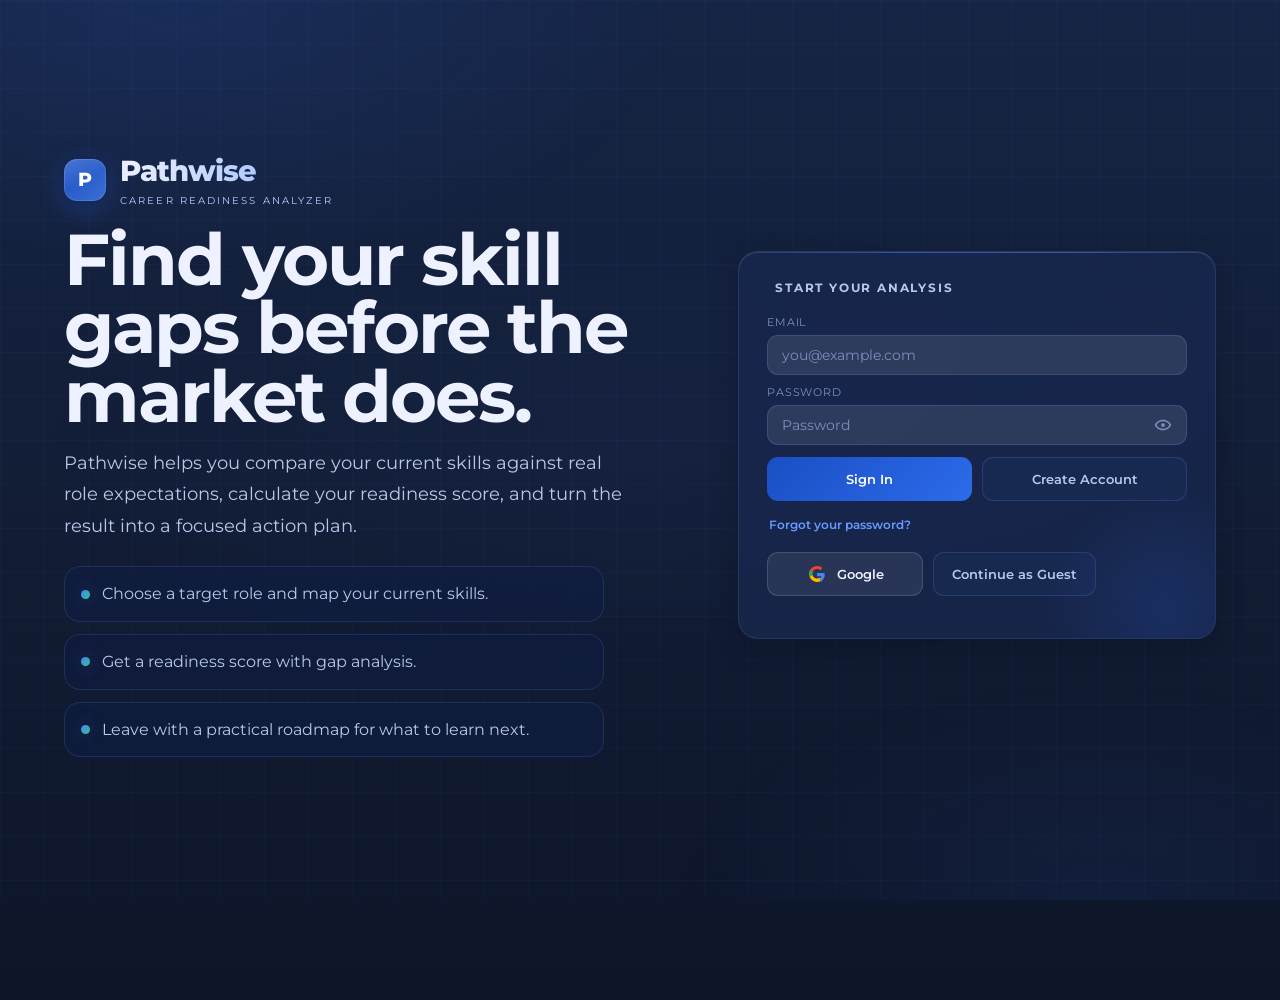
<file: index.html>
﻿<!DOCTYPE html>
<html lang="en">
<head>
<meta charset="UTF-8" />
<meta name="viewport" content="width=device-width, initial-scale=1.0" />
<title>Pathwise</title>
<link rel="icon" type="image/svg+xml" href="data:image/svg+xml,%3Csvg xmlns='http://www.w3.org/2000/svg' viewBox='0 0 64 64'%3E%3Crect width='64' height='64' rx='18' fill='%231a4fc4'/%3E%3Cpath d='M20 16h15.5c9.1 0 15.5 5 15.5 13.4 0 8.8-6.4 14-16.3 14H28v12H20V16Zm8 21h6.3c5.3 0 8.4-2.2 8.4-7.1 0-4.7-3.1-6.8-8.1-6.8H28v13.9Z' fill='white'/%3E%3C/svg%3E" />
<link rel="preconnect" href="https://fonts.googleapis.com" />
<link rel="preconnect" href="https://fonts.gstatic.com" crossorigin />
<link href="https://fonts.googleapis.com/css2?family=Montserrat:ital,wght@0,300;0,400;0,500;0,600;0,700;0,800;0,900;1,400&display=swap" rel="stylesheet" />
<link rel="stylesheet" href="./styles.css" />
</head>
<body>
<div id="app">
  <div class="top-notice" id="top-notice" aria-live="polite" aria-atomic="true">
    <div class="top-notice-inner">
      <div class="top-notice-copy">
        <div class="top-notice-title" id="top-notice-title">Notice</div>
        <div class="top-notice-message" id="top-notice-message"></div>
      </div>
      <button class="top-notice-close" id="top-notice-close" type="button" aria-label="Dismiss notification">×</button>
    </div>
  </div>

  <!-- Loading Overlay — Hacker Terminal -->
  <div class="loading-overlay" id="loading-overlay">
    <div class="terminal-monitor">
      <div class="terminal-bezel">
        <div class="terminal-titlebar">
          <div class="terminal-dot red"></div>
          <div class="terminal-dot yellow"></div>
          <div class="terminal-dot green"></div>
          <div class="terminal-title-text">pathwise-analyzer v2.0</div>
        </div>
        <div class="terminal-screen">
          <div class="terminal-header-line">system analysis</div>
          <div class="terminal-log" id="terminal-log">
            <!-- lines injected by JS -->
          </div>
          <div class="terminal-progress-wrap">
            <div class="terminal-progress-bar-track">
              <div class="terminal-progress-bar-fill" id="loader-bar"></div>
            </div>
            <div class="terminal-progress-label">
              <span>PROCESSING</span>
              <span class="terminal-progress-pct" id="loader-pct">0%</span>
            </div>
          </div>
        </div>
      </div>
      <div class="terminal-stand">
        <div class="terminal-neck"></div>
        <div class="terminal-base"></div>
      </div>
    </div>
  </div>


  <div class="page active" id="page-intro">
    <section class="intro-hero">
      <div class="intro-copy">
        <div class="logo intro-brand">
          <div class="logo-mark">P</div>
          <div>
            <div class="logo-text">Pathwise</div>
            <div class="logo-sub">Career Readiness Analyzer</div>
          </div>
        </div>
        <h1 class="intro-title">Find your skill gaps before the market does.</h1>
        <p class="intro-text">
          Pathwise helps you compare your current skills against real role expectations, calculate your readiness score,
          and turn the result into a focused action plan.
        </p>
        <div class="intro-points">
          <div class="intro-point">Choose a target role and map your current skills.</div>
          <div class="intro-point">Get a readiness score with gap analysis.</div>
          <div class="intro-point">Leave with a practical roadmap for what to learn next.</div>
        </div>
      </div>

      <div class="card auth-card intro-auth-card">
        <div class="card-title"><span class="icon"></span> Start Your Analysis</div>
        <div class="auth-email-row">
          <div class="form-group auth-field">
            <label for="email-input">Email</label>
            <input id="email-input" class="form-input" type="email" placeholder="you@example.com" autocomplete="email" />
          </div>
          <div class="form-group auth-field">
            <label for="password-input">Password</label>
            <div class="password-field-wrap">
              <input id="password-input" class="form-input" type="password" placeholder="Password" autocomplete="current-password" />
              <button id="password-toggle-btn" class="password-toggle-btn" type="button" aria-label="Show password" aria-pressed="false">
                <svg class="password-eye password-eye-open" viewBox="0 0 24 24" focusable="false" aria-hidden="true">
                  <path d="M12 5c5.23 0 9.46 3.32 11 7-1.54 3.68-5.77 7-11 7S2.54 15.68 1 12c1.54-3.68 5.77-7 11-7Zm0 2C8.15 7 4.88 9.3 3.3 12 4.88 14.7 8.15 17 12 17s7.12-2.3 8.7-5C19.12 9.3 15.85 7 12 7Zm0 2.5A2.5 2.5 0 1 1 9.5 12 2.5 2.5 0 0 1 12 9.5Z"/>
                </svg>
                <svg class="password-eye password-eye-closed" viewBox="0 0 24 24" focusable="false" aria-hidden="true">
                  <path d="M2.28 3.34a.75.75 0 1 1 1.06-1.06l17.38 17.38a.75.75 0 1 1-1.06 1.06l-3.14-3.14A11.84 11.84 0 0 1 12 19c-5.23 0-9.46-3.32-11-7a14.3 14.3 0 0 1 4.32-4.98L2.28 3.34Zm8.17 8.17a2.25 2.25 0 0 0 3.04 3.04l-3.04-3.04ZM12 7c3.85 0 7.12 2.3 8.7 5a10.45 10.45 0 0 1-2.96 3.42l-1.08-1.08A8.78 8.78 0 0 0 20.7 12C19.12 9.3 15.85 7 12 7c-.95 0-1.86.14-2.71.38L7.54 5.63A12.4 12.4 0 0 1 12 5c5.23 0 9.46 3.32 11 7a14.18 14.18 0 0 1-4.18 4.9l-1.08-1.08A10.92 10.92 0 0 0 22 12c-1.54-3.68-5.77-7-11-7-1.52 0-2.97.28-4.28.78L5.1 4.16A13.8 13.8 0 0 1 12 3c5.23 0 9.46 3.32 11 7-.86 2.05-2.37 3.93-4.34 5.35l-1.12-1.12A10.43 10.43 0 0 0 20.7 12C19.12 9.3 15.85 7 12 7Z"/>
                </svg>
              </button>
            </div>
          </div>
        </div>
        <div class="auth-email-actions">
          <button id="email-login-btn" class="btn auth-primary-btn" type="button" data-default-label="Sign In">Sign In</button>
          <button id="email-signup-btn" class="btn auth-secondary-btn auth-create-btn" type="button" data-default-label="Create Account">Create Account</button>
          <button id="forgot-password-btn" class="auth-text-btn" type="button" data-default-label="Forgot your password?">Forgot your password?</button>
        </div>
        <div class="auth-actions">
          <button id="login-google-btn" class="btn auth-provider-btn" type="button" data-default-label="Google">
            <span class="google-glyph" aria-hidden="true">
              <svg viewBox="0 0 24 24" focusable="false">
                <path fill="#EA4335" d="M12 10.2v3.9h5.5c-.2 1.3-1.5 3.9-5.5 3.9-3.3 0-6-2.7-6-6s2.7-6 6-6c1.9 0 3.2.8 3.9 1.5l2.7-2.6C16.9 3.5 14.7 2.5 12 2.5 6.8 2.5 2.5 6.8 2.5 12S6.8 21.5 12 21.5c6.9 0 9.1-4.8 9.1-7.3 0-.5-.1-.9-.1-1.3H12z"/>
                <path fill="#34A853" d="M2.5 12c0 1.7.6 3.3 1.7 4.6l3-2.3c-.4-.7-.7-1.4-.7-2.3s.2-1.6.7-2.3l-3-2.3C3.1 8.7 2.5 10.3 2.5 12z"/>
                <path fill="#FBBC05" d="M12 21.5c2.7 0 4.9-.9 6.6-2.5l-3.2-2.5c-.9.6-2 .9-3.4.9-2.6 0-4.8-1.7-5.5-4.1l-3.1 2.4c1.7 3.3 5.1 5.8 8.6 5.8z"/>
                <path fill="#4285F4" d="M18.6 19c1.9-1.8 2.5-4.3 2.5-6.8 0-.5-.1-.9-.1-1.3H12v3.9h5.5c-.3 1.5-1.2 3-2.8 4.1l3.1 2.4z"/>
              </svg>
            </span>
            <span>Google</span>
          </button>
          <button id="guest-btn" class="btn auth-secondary-btn" type="button" data-default-label="Continue as Guest">Continue as Guest</button>
        </div>
    </div>
  </section>
  </div>

  <header class="header shell-only" id="app-header" style="display:none;">
    <div class="header-context">
      <div class="header-brand-mini" id="header-brand-mini">
        <div class="logo-mark">P</div>
        <div>
          <div class="logo-text">Pathwise</div>
          <div class="logo-sub">Career Readiness Analyzer</div>
        </div>
      </div>
      <div class="header-page-copy" id="header-page-copy" style="display:none;">
        <div class="header-context-label">Current Page</div>
        <div class="header-context-title" id="header-page-title">Setup</div>
      </div>
    </div>
    <div class="header-utility shell-only">
      <div class="account-menu" id="account-menu" style="display:none;">
        <button class="account-trigger account-profile-trigger" id="account-profile-btn" type="button" aria-label="Profile" aria-expanded="false">
          <svg viewBox="0 0 24 24" focusable="false" aria-hidden="true">
            <path d="M12 12a4.25 4.25 0 1 0 0-8.5 4.25 4.25 0 0 0 0 8.5Zm0 1.75c-4.07 0-7.25 2.15-7.25 4.89 0 .48.39.86.86.86h12.78c.47 0 .86-.38.86-.86 0-2.74-3.18-4.89-7.25-4.89Z"/>
          </svg>
        </button>
        <div class="account-dropdown" id="account-dropdown">
          <div class="account-dropdown-profile" id="account-user-label">Signed in</div>
          <button class="account-dropdown-item account-signout-trigger" id="account-signout-btn" type="button" aria-label="Sign out">
            <svg viewBox="0 0 24 24" focusable="false" aria-hidden="true">
              <path d="M10.75 3.75a.75.75 0 0 1 0 1.5H6.5A1.25 1.25 0 0 0 5.25 6.5v11A1.25 1.25 0 0 0 6.5 18.75h4.25a.75.75 0 0 1 0 1.5H6.5a2.75 2.75 0 0 1-2.75-2.75v-11A2.75 2.75 0 0 1 6.5 3.75h4.25Zm4.72 3.97a.75.75 0 0 1 1.06 0l3.72 3.72a.75.75 0 0 1 0 1.06l-3.72 3.72a.75.75 0 1 1-1.06-1.06l2.44-2.44H9.5a.75.75 0 0 1 0-1.5h8.41l-2.44-2.44a.75.75 0 0 1 0-1.06Z"/>
            </svg>
            <span id="account-action-label">Logout</span>
          </button>
        </div>
      </div>
    </div>
    <div class="header-stepper-shell" style="display:flex;flex-direction:column;align-items:flex-end;gap:6px;">
      <div class="stepper">
        <button class="step-btn active" id="step-setup" onclick="goToStep('setup')">
          <span class="step-num">1</span> Setup
        </button>
        <div class="step-divider"></div>
        <button class="step-btn" id="step-analysis" onclick="goToStep('analysis')" disabled>
          <span class="step-num">2</span> Analysis
          <span class="tab-badge" id="score-badge" style="display:none">—</span>
        </button>
        <div class="step-divider"></div>
        <button class="step-btn" id="step-action" onclick="goToStep('action')" disabled>
          <span class="step-num">3</span> Action Plan
        </button>
      </div>
    </div>
  </header>

  <!-- PAGE 1: SETUP -->
  <div class="page" id="page-setup">
    <div class="setup-instruction-banner" id="setup-instruction-banner" data-section-anchor="setup-intro">
      Select your target role → Add your skills → Click Analyze
    </div>
    <div class="main-grid">

      <div class="card" id="role-selection-card" data-section-anchor="role-selection-card">
        <div class="card-title"><span class="icon"></span> Select Career Role</div>
        <div class="role-grid" id="role-grid"></div>
        <div class="role-scope" id="role-scope">
          <div class="role-scope-head">
            <div class="role-scope-label">Role Scope</div>
            <div class="role-scope-title" id="role-scope-title">Data Analyst</div>
          </div>
          <p class="role-scope-copy" id="role-scope-copy"></p>
          <div class="role-scope-outlook" id="role-scope-outlook"></div>
        </div>
        <div class="divider"></div>
        <div class="card-title"><span class="icon"></span> Required Skills</div>
        <div id="required-skills" style="display:flex;flex-wrap:wrap;gap:6px;"></div>
      </div>

      <div class="card" id="skill-entry-card" data-section-anchor="skill-entry-card">
        <div class="card-title" id="skill-card-title"><span class="icon">✦</span> Your Skills</div>

        <!-- Skill name combobox + level select on one row -->
        <div class="skill-form">
          <div class="form-group">
            <label>Skill Name</label>
            <div class="combo-wrap" id="combo-wrap">
              <input id="skill-input" class="form-input" placeholder="Type or pick a skill…" autocomplete="off" />
              <span class="combo-arrow">▼</span>
              <div class="combo-dropdown" id="combo-dropdown"></div>
            </div>
          </div>
          <div class="form-group">
            <label>Proficiency Level</label>
            <div class="level-select-wrap" id="level-wrap">
              <!-- Hidden select for value reading -->
              <select id="skill-level" class="level-select">
                <option value="1" selected>Beginner</option>
                <option value="2">Intermediate</option>
                <option value="3">Expert</option>
              </select>
              <!-- Custom trigger -->
              <button type="button" class="level-trigger" id="level-trigger">
                <span id="level-trigger-text">Beginner</span>
              </button>
              <span class="combo-arrow" style="position:absolute;right:12px;top:50%;transform:translateY(-50%);pointer-events:none;">▼</span>
              <!-- Custom dropdown -->
              <div class="level-dropdown" id="level-dropdown">
                <div class="level-option selected" data-value="1">
                  <span class="lvl-dot" style="background:var(--orange)"></span>Beginner
                </div>
                <div class="level-option" data-value="2">
                  <span class="lvl-dot" style="background:var(--yellow)"></span>Intermediate
                </div>
                <div class="level-option" data-value="3">
                  <span class="lvl-dot" style="background:var(--green)"></span>Expert
                </div>
              </div>
            </div>
          </div>
        </div>

        <div style="display:flex;gap:10px;margin-bottom:16px;">
          <button id="add-btn" class="btn btn-add" style="flex:1;">+ Add Skill</button>
          <button id="clear-btn" class="btn btn-clear" onmousedown="event.preventDefault()" onclick="clearAllSkills()" style="display:none;">Clear All</button>
        </div>


        <!-- Toast notification -->
        <div id="skill-toast" class="skill-toast" style="display:none;"></div>
        <div id="skill-list-container">
          <div class="empty-state">
            <div>Add your skills above to get started</div>
          </div>
        </div>
        <div class="analyze-section">
          <span class="skill-counter" id="skill-counter">0 skills added</span>
          <button class="btn-analyze" id="analyze-btn" disabled>
            Analyze Readiness
          </button>
        </div>
      </div>

    </div>
  </div>

  <!-- PAGE 2: ANALYSIS -->
  <div class="page" id="page-analysis">
    <div class="results-page-header">
      <div class="results-page-title">
        Readiness Report
        <span class="results-role-badge" id="results-role-badge">—</span>
      </div>
      <div style="display:flex;gap:10px;align-items:center;">
        <button class="btn-back" onclick="goToStep('setup')">Back</button>
        <button class="btn-analyze" id="next-action-btn" style="padding:9px 22px;font-size:13px;" onclick="goToStep('action')">Action Plan</button>
      </div>
    </div>

    <!-- Score Hero -->
    <div class="score-hero reveal" id="score-hero-section" data-section-anchor="score-hero-section">
      <div class="score-circle">
        <svg width="150" height="150" class="score-svg" viewBox="0 0 150 150">
          <circle class="score-track" cx="75" cy="75" r="60"/>
          <circle class="score-fill" id="score-arc" cx="75" cy="75" r="60"
            stroke="#5b8def" stroke-dasharray="376.99" stroke-dashoffset="376.99"/>
        </svg>
        <div class="score-center">
          <span class="score-num" id="score-num">0</span>
          <span class="score-pct">SCORE</span>
        </div>
      </div>
      <div>
        <div class="score-label" id="score-label">—</div>
        <p class="score-desc" id="score-desc"></p>
        <div class="score-helper-note" id="score-helper-note">Score is calculated based on weighted industry-relevant skills</div>
        <div class="progress-bar-wrap"><div class="progress-bar-fill" id="progress-fill"></div></div>
        <div class="progress-label"><span>0%</span><span>Readiness Score</span><span>100%</span></div>
        <div style="margin-top:8px;font-size:11px;color:var(--text2);letter-spacing:0.2px;">To reach 100%, add all role skills at Expert proficiency.</div>
      </div>
    </div>

    <!-- Stats -->
    <div class="stat-row reveal reveal-stagger">
      <div class="stat-box"><div class="stat-label">Skills Matched</div><div class="stat-value" id="stat-matched" style="color:var(--green)">—</div></div>
      <div class="stat-box"><div class="stat-label">Missing Skills</div><div class="stat-value" id="stat-missing" style="color:var(--red)">—</div></div>
      <div class="stat-box"><div class="stat-label">Readiness Score</div><div class="stat-value" id="stat-score">—</div></div>
    </div>

    <!-- Category Breakdown -->
    <div class="section-card reveal" style="margin-bottom:0;">
      <div class="section-title"><span class="s-icon">—</span> Category Breakdown</div>
      <div class="cat-grid" id="cat-grid"></div>
    </div>

    <!-- Career Path Insights -->
    <div class="section-card insights-card reveal" id="insights-section" style="margin-bottom:0;">
      <div class="section-title"><span class="s-icon">—</span> Career Path Insights</div>
      <div id="insights-content"></div>
    </div>

    <!-- Missing Skills + Top 3 -->
    <div class="results-bottom reveal reveal-stagger">
      <div class="section-card">
        <div class="section-title"><span class="s-icon" style="color:var(--red)">—</span> Missing Skills</div>
        <div class="missing-list" id="missing-list"></div>
      </div>
      <div class="section-card">
        <div class="section-title"><span class="s-icon" style="color:var(--yellow)">—</span> Top 3 to Learn Next</div>
        <div class="priority-list" id="priority-list"></div>
      </div>
    </div>

    <!-- Career Advisor -->
    <div class="advisor-wrap reveal" id="advisor-wrap" style="visibility:hidden;min-height:0;max-height:0;overflow:hidden;padding:0;margin:0;">
      <div class="advisor-header">
        <div class="advisor-label-wrap">
          <div class="advisor-label">Career Advisor</div>
          <div class="advisor-name">Your Personalised Assessment</div>
        </div>
      </div>
      <div class="advisor-body" id="advisor-body"></div>
    </div>

    <!-- Career Readiness Tiers -->
    <div class="section-card tier-section reveal">
      <div class="section-title"><span class="s-icon">—</span> Career Readiness Tiers</div>
      <div class="tier-grid">
        <div class="tier-item">
          <div class="tier-header">
            <div class="tier-badge" style="background:rgba(240,96,96,0.12);border-color:rgba(240,96,96,0.3);">
              <span class="tier-dot" style="background:#f06060;"></span>
              <span class="tier-range" style="color:#f06060;">0 – 29%</span>
            </div>
            <div class="tier-name" style="color:#f06060;">Just Starting Out</div>
          </div>
          <p class="tier-desc">Core fundamentals are mostly missing. Focus on structured learning before applying.</p>
          <div class="tier-action"><span>Pick 2–3 key skills and go deep.</span></div>
        </div>
        <div class="tier-item">
          <div class="tier-header">
            <div class="tier-badge" style="background:rgba(251,146,60,0.12);border-color:rgba(251,146,60,0.3);">
              <span class="tier-dot" style="background:#fb923c;"></span>
              <span class="tier-range" style="color:#fb923c;">30 – 54%</span>
            </div>
            <div class="tier-name" style="color:#fb923c;">Building Foundations</div>
          </div>
          <p class="tier-desc">Some skills in place, but key gaps remain. Side projects and coursework will close them fast.</p>
          <div class="tier-action"><span>Target missing skills. Projects count as experience.</span></div>
        </div>
        <div class="tier-item">
          <div class="tier-header">
            <div class="tier-badge" style="background:rgba(245,200,66,0.12);border-color:rgba(245,200,66,0.3);">
              <span class="tier-dot" style="background:#f5c842;"></span>
              <span class="tier-range" style="color:#f5c842;">55 – 74%</span>
            </div>
            <div class="tier-name" style="color:#f5c842;">Developing Skills</div>
          </div>
          <p class="tier-desc">Solid base. Start applying for junior roles while filling the remaining gaps.</p>
          <div class="tier-action"><span>Apply to junior roles. Learn the rest on the job.</span></div>
        </div>
        <div class="tier-item">
          <div class="tier-header">
            <div class="tier-badge" style="background:rgba(78,204,163,0.12);border-color:rgba(78,204,163,0.3);">
              <span class="tier-dot" style="background:#4ecca3;"></span>
              <span class="tier-range" style="color:#4ecca3;">75 – 89%</span>
            </div>
            <div class="tier-name" style="color:#4ecca3;">Strong Candidate</div>
          </div>
          <p class="tier-desc">You meet most requirements. Polish weak spots and build a portfolio to stand out.</p>
          <div class="tier-action"><span>Apply confidently. Real projects seal the deal.</span></div>
        </div>
        <div class="tier-item">
          <div class="tier-header">
            <div class="tier-badge" style="background:rgba(91,141,239,0.12);border-color:rgba(91,141,239,0.3);">
              <span class="tier-dot" style="background:#5b8def;"></span>
              <span class="tier-range" style="color:#5b8def;">90 – 100%</span>
            </div>
            <div class="tier-name" style="color:#5b8def;">Job-Ready Expert</div>
          </div>
          <p class="tier-desc">You match or exceed expectations. Apply now, network actively, and nail the interviews.</p>
          <div class="tier-action"><span>You're ready. Apply and go get it.</span></div>
        </div>
      </div>
    </div>

    <!-- Action Plan CTA -->
    <div class="reveal" id="action-cta" style="visibility:hidden;min-height:0;max-height:0;overflow:hidden;margin:0;text-align:center;">
      <button class="btn-analyze" style="margin:0 auto;" onclick="goToStep('action')">
        View Action Plan
      </button>
      <div style="margin-top:8px;font-size:12px;color:var(--text3);">Roadmap, projects, resources & simulator</div>
    </div>

  </div><!-- end page-analysis -->

  <!-- PAGE 3: ACTION PLAN -->
  <div class="page" id="page-action">
    <div class="results-page-header">
      <div class="results-page-title">Action Plan</div>
      <div class="results-actions">
        <button class="btn-back" onclick="goToStep('analysis')">Back to Analysis</button>
      </div>
    </div>

    <div class="section-card action-summary" id="action-summary-card">
      <div class="section-title"><span class="s-icon" style="color:var(--accent2)">—</span> Final Summary</div>
      <div class="action-summary-grid">
        <div class="action-summary-item">
          <div class="action-summary-label">Readiness</div>
          <div class="action-summary-value" id="action-summary-score">—</div>
          <div class="action-summary-note" id="action-summary-role">Choose a role to see your outcome.</div>
        </div>
        <div class="action-summary-item">
          <div class="action-summary-label">Strongest Area</div>
          <div class="action-summary-value action-summary-value-sm" id="action-summary-strength">—</div>
          <div class="action-summary-note" id="action-summary-strength-note">Your strongest category will appear here.</div>
        </div>
        <div class="action-summary-item">
          <div class="action-summary-label">Main Gap</div>
          <div class="action-summary-value action-summary-value-sm" id="action-summary-gap">—</div>
          <div class="action-summary-note" id="action-summary-gap-note">Your most important gap will appear here.</div>
        </div>
        <div class="action-summary-item">
          <div class="action-summary-label">Next Move</div>
          <div class="action-summary-value action-summary-value-sm" id="action-summary-next">—</div>
          <div class="action-summary-note" id="action-summary-next-note">Actionable next step goes here.</div>
        </div>
      </div>
    </div>

    <!-- 1. What If I Learned (Simulator) -->
    <div class="simulator-wrap" id="skill-simulator" data-section-anchor="skill-simulator" style="visibility:hidden;min-height:0;max-height:0;overflow:hidden;margin:0 0 20px 0;">
      <div class="simulator-header">
        <div class="simulator-title">
          <div class="simulator-title-icon">+</div>
          What If I Learned…
        </div>
        <button class="sim-reset-btn" onclick="simReset()">↺ Reset</button>
      </div>
      <div class="simulator-kicker">Toggle skills to see how your score improves</div>
      <div class="simulator-subtitle">Toggle skills below and watch your score update in real time</div>

      <!-- Live score bar -->
      <div class="sim-scorebar">
        <div class="sim-score-ring">
          <svg width="56" height="56" viewBox="0 0 56 56">
            <circle class="sim-ring-track" cx="28" cy="28" r="23"/>
            <circle class="sim-ring-fill" id="sim-ring" cx="28" cy="28" r="23"
              stroke="#3d6ee8" stroke-dasharray="144.51" stroke-dashoffset="144.51"/>
          </svg>
          <div class="sim-score-center" id="sim-ring-num" style="color:#3d6ee8">0%</div>
        </div>
        <div class="sim-score-details">
          <div class="sim-score-row">
            <span class="sim-score-num" id="sim-score-num">—</span>
            <span class="sim-score-label">% readiness</span>
            <span class="sim-score-delta" id="sim-delta"></span>
          </div>
          <div class="sim-bar-wrap">
            <div class="sim-bar-fill" id="sim-bar"></div>
          </div>
          <div class="sim-bar-label"><span id="sim-bar-label-left">Current</span><span id="sim-bar-label-right"></span></div>
        </div>
      </div>

      <!-- Already owned -->
      <div class="sim-section-label">Skills you already have</div>
      <div class="sim-owned-grid" id="sim-owned-grid"></div>

      <!-- Learning Order -->
      <div class="sim-section-label" style="margin-top:4px;">Recommended learning order</div>
      <div id="sim-learning-order" style="margin-bottom:18px;padding:0 4px;"></div>

      <!-- Skills ranked by impact -->
      <div class="sim-section-label">Skills ranked by score impact — click to simulate</div>
      <div class="sim-grid" id="sim-skills-grid"></div>

      <!-- Impact message -->
      <div class="sim-impact" id="sim-impact"><span style="color:var(--text2);">Select skills above — the engine ranks them by impact and shows your projected score.</span></div>
    </div>

    <!-- 2. Skill Learning Roadmap -->
    <div class="section-card roadmap-section reveal" id="roadmap-section" data-section-anchor="roadmap-section" style="margin-bottom:20px;">
      <div class="section-title"><span class="s-icon" style="color:var(--accent)">—</span> Skill Learning Roadmap</div>
      <div class="roadmap-timeline" id="roadmap-timeline"></div>
    </div>

    <!-- 3. Where to Learn -->
    <div class="section-card reveal" id="learn-resources-section" data-section-anchor="learn-resources-section" style="visibility:hidden;min-height:0;max-height:0;overflow:hidden;padding:0;border:none;margin:0;">
      <div class="section-title"><span class="s-icon" style="color:var(--accent2)">—</span> Where to Learn — Critical Skills</div>
      <div id="learn-resources-list"></div>
    </div>

    <!-- 4. Suggested Portfolio Projects -->
    <div id="portfolio-projects-block" class="reveal" data-section-anchor="portfolio-projects-block" style="visibility:hidden;min-height:0;max-height:0;overflow:hidden;margin:0;"></div>

  </div><!-- end page-action -->

  <div class="page" id="page-profile">
    <div class="results-page-header">
      <div class="results-page-title">Your Profile</div>
      <div class="results-actions">
        <button class="btn-back" type="button" onclick="goToStep(lastResults ? 'analysis' : 'setup')">Back</button>
      </div>
    </div>

          <div class="profile-hero-card">
            <div class="profile-hero-copy">
              <div class="profile-hero-label">Account Overview</div>
              <div class="profile-hero-title" id="profile-page-title">Pathwise User</div>
        <div class="profile-hero-subtitle" id="profile-page-subtitle">Your saved progress and next steps live here.</div>
      </div>
      <button class="btn profile-signout-btn" id="profile-page-signout-btn" type="button" onclick="profilePageSignOut()">Logout</button>
    </div>

    <div class="profile-grid">
      <div class="section-card profile-summary-card">
        <div class="section-title"><span class="s-icon">—</span> Snapshot</div>
        <div class="profile-stat-grid">
          <div class="profile-stat-item">
            <div class="profile-stat-label">Mode</div>
            <div class="profile-stat-value" id="profile-mode-value">Guest</div>
          </div>
          <div class="profile-stat-item">
            <div class="profile-stat-label">Target Role</div>
            <div class="profile-stat-value profile-stat-value-sm" id="profile-role-value">Not selected</div>
          </div>
          <div class="profile-stat-item">
            <div class="profile-stat-label">Skills Added</div>
            <div class="profile-stat-value" id="profile-skills-value">0</div>
          </div>
          <div class="profile-stat-item">
            <div class="profile-stat-label">Readiness</div>
            <div class="profile-stat-value" id="profile-score-value">—</div>
          </div>
        </div>
      </div>

      <div class="section-card profile-actions-card">
        <div class="section-title"><span class="s-icon">—</span> Quick Actions</div>
        <div class="profile-action-list">
          <button class="profile-action-btn" type="button" onclick="goToStep('setup')">Update your role and skills</button>
          <button class="profile-action-btn" type="button" onclick="goToStep(lastResults ? 'analysis' : 'setup')">Open readiness report</button>
          <button class="profile-action-btn" type="button" onclick="goToStep(lastResults ? 'action' : 'setup')">View action plan</button>
        </div>
      </div>
    </div>

    <div class="section-card profile-progress-card">
      <div class="section-title"><span class="s-icon">—</span> Progress Summary</div>
      <div class="profile-progress-copy" id="profile-progress-copy">Add a target role and skills to start building your path.</div>
      <div class="profile-tags" id="profile-top-skills"></div>
    </div>
  </div>

</div>

<script src="./app.js"></script>
</body>
</html>
</file>
<file: styles.css>
:root {
    --bg: #14213d;
    --surface: rgba(255,255,255,0.065);
    --surface2: rgba(255,255,255,0.09);
    --surface3: rgba(255,255,255,0.12);
    --border: rgba(118,156,244,0.18);
    --border2: rgba(118,156,244,0.28);
    --text: #eef1ff;
    --text2: #b9c8ea;
    --text3: #7b8fbe;
    --accent: #3d6ee8;
    --accent2: #6699ff;
    --green: #28c990;
    --yellow: #e8b84b;
    --red: #e05060;
    --purple: #4a6fd4;
    --orange: #d97a3e;
    --pink: #4a7fff;
    --blue-soft: #4a6dcf;
    --glow-pink: rgba(44,95,212,0.20);
    --glow-purple: rgba(74,111,212,0.15);
    --ui-ease: 0.24s ease;
  }
  * { box-sizing: border-box; margin: 0; padding: 0; }
  html { scroll-behavior: smooth; }

  body {
    background: linear-gradient(180deg, #162545 0%, #121d35 52%, #0d1528 100%);
    color: var(--text);
    font-family: 'Montserrat', sans-serif;
    min-height: 100vh;
    overflow-x: hidden;
  }

  /* Rich layered background — warm purple/pink like the reference */
  body::before {
    content: ''; position: fixed; inset: 0; z-index: 0; pointer-events: none;
    background:
      radial-gradient(ellipse 68% 52% at 14% 0%, rgba(52,95,210,0.15) 0%, transparent 58%),
      radial-gradient(ellipse 62% 46% at 86% 100%, rgba(58,103,220,0.09) 0%, transparent 54%),
      radial-gradient(ellipse 70% 38% at 50% 50%, rgba(70,108,210,0.05) 0%, transparent 68%);
  }
  body::after {
    content: ''; position: fixed; inset: 0; z-index: 0; pointer-events: none;
    background-image:
      linear-gradient(rgba(80,120,255,0.045) 1px, transparent 1px),
      linear-gradient(90deg, rgba(80,120,255,0.045) 1px, transparent 1px);
    background-size: 44px 44px;
  }

  #app { position: relative; z-index: 1; max-width: 1200px; margin: 0 auto; padding: 0 24px 100px; }
  .shell-only { display: none; }
  .top-notice {
    position: fixed;
    top: 18px;
    left: 50%;
    transform: translateX(-50%) translateY(-10px);
    width: min(720px, calc(100vw - 32px));
    z-index: 1200;
    opacity: 0;
    pointer-events: none;
    transition: opacity 0.22s ease, transform 0.22s ease;
  }
  .top-notice.visible {
    opacity: 1;
    transform: translateX(-50%) translateY(0);
    pointer-events: auto;
  }
  .top-notice-inner {
    display: flex;
    align-items: flex-start;
    gap: 14px;
    padding: 14px 16px;
    font-family: 'Montserrat', sans-serif;
    border-radius: 16px;
    border: 1px solid rgba(100,140,255,0.18);
    background: rgba(10,18,42,0.95);
    box-shadow: 0 18px 40px rgba(0,0,0,0.28);
    backdrop-filter: blur(18px);
    -webkit-backdrop-filter: blur(18px);
  }
  .top-notice.is-info .top-notice-inner {
    border-color: rgba(100,140,255,0.22);
  }
  .top-notice.is-success .top-notice-inner {
    border-color: rgba(40,201,144,0.28);
    background: rgba(10,24,36,0.95);
  }
  .top-notice.is-error .top-notice-inner {
    border-color: rgba(224,80,96,0.32);
    background: rgba(28,12,20,0.95);
  }
  .top-notice-copy {
    flex: 1;
    min-width: 0;
  }
  .top-notice-title {
    font-size: 11px;
    font-family: 'Montserrat', sans-serif;
    font-weight: 700;
    letter-spacing: 1.1px;
    text-transform: uppercase;
    color: var(--text2);
    margin-bottom: 4px;
  }
  .top-notice-message {
    font-size: 13px;
    font-family: 'Montserrat', sans-serif;
    line-height: 1.55;
    color: var(--text);
  }
  .top-notice-close {
    border: 0;
    width: 32px;
    height: 32px;
    border-radius: 10px;
    background: rgba(255,255,255,0.06);
    color: var(--text2);
    cursor: pointer;
    font-family: 'Montserrat', sans-serif;
    font-size: 18px;
    line-height: 1;
    transition: background 0.18s ease, color 0.18s ease;
    flex-shrink: 0;
  }
  .top-notice-close:hover {
    background: rgba(255,255,255,0.1);
    color: white;
  }

  .intro-hero {
    min-height: 100vh;
    display: grid;
    grid-template-columns: minmax(0, 1.15fr) minmax(360px, 0.85fr);
    gap: 28px;
    align-items: center;
    padding: 42px 0 32px;
  }
  .intro-copy {
    padding: 12px 4px 12px 0;
    max-width: 640px;
  }
  .intro-brand {
    margin-bottom: 18px;
    gap: 11px;
  }
  .intro-brand .logo-mark {
    width: 42px;
    height: 42px;
    border-radius: 13px;
    font-size: 19px;
  }
  .intro-brand .logo-text {
    font-size: clamp(20px, 3.3vw, 29px);
    letter-spacing: -1px;
    background: linear-gradient(90deg, #eef1ff, #8db3ff);
    -webkit-background-clip: text;
    -webkit-text-fill-color: transparent;
    background-clip: text;
  }
  .intro-brand .logo-sub {
    font-size: 10px;
    color: #b9c9ff;
    letter-spacing: 2.1px;
    margin-top: 6px;
  }
  .header-stepper-shell {
    display: none !important;
  }
  .intro-title {
    font-size: clamp(40px, 7vw, 72px);
    line-height: 0.95;
    letter-spacing: -2px;
    margin-bottom: 18px;
    color: var(--text);
    text-wrap: balance;
  }
  .intro-text {
    max-width: 560px;
    color: var(--text2);
    font-size: 18px;
    line-height: 1.75;
    margin-bottom: 24px;
  }
  .intro-points {
    display: grid;
    gap: 12px;
    max-width: 540px;
  }
  .intro-point {
    display: flex;
    align-items: center;
    gap: 12px;
    padding: 14px 16px;
    border-radius: 16px;
    background: rgba(16,30,70,0.52);
    border: 1px solid rgba(100,150,255,0.16);
    color: var(--text2);
    line-height: 1.6;
  }
  .intro-point::before {
    content: '';
    width: 9px;
    height: 9px;
    border-radius: 50%;
    background: linear-gradient(135deg, #4a7fff, #28c990);
    box-shadow: 0 0 18px rgba(74,127,255,0.35);
    flex-shrink: 0;
  }
  .intro-metrics {
    display: grid;
    grid-template-columns: repeat(3, minmax(0, 1fr));
    gap: 12px;
    margin-top: 22px;
    max-width: 620px;
  }
  .intro-metric-card {
    padding: 16px 16px 14px;
    border-radius: 16px;
    border: 1px solid rgba(118,149,226,0.18);
    background: linear-gradient(180deg, rgba(17,33,72,0.7), rgba(12,25,57,0.78));
    box-shadow: inset 0 1px 0 rgba(255,255,255,0.05);
  }
  .intro-metric-value {
    font-family: 'Montserrat', sans-serif;
    font-size: 26px;
    font-weight: 800;
    line-height: 1;
    color: var(--text);
    margin-bottom: 6px;
  }
  .intro-metric-label {
    font-size: 10px;
    letter-spacing: 1.8px;
    text-transform: uppercase;
    color: #96acd9;
    font-weight: 700;
  }
  .intro-auth-card {
    margin-bottom: 0;
    background: rgba(15,28,64,0.78);
  }
  .intro-auth-card::after {
    content: '';
    position: absolute;
    inset: auto -70px -90px auto;
    width: 240px;
    height: 240px;
    background: radial-gradient(circle, rgba(44,95,212,0.18) 0%, transparent 70%);
    pointer-events: none;
  }

  /* Header */
  .header {
    display: flex; align-items: center; justify-content: space-between;
    padding: 28px 0; margin-bottom: 36px; flex-wrap: wrap; gap: 16px;
    border-bottom: 1px solid var(--border);
  }
  .header-context {
    display: flex;
    flex-direction: column;
    gap: 6px;
    min-width: 150px;
  }
  .header-brand-mini {
    display: flex;
    align-items: center;
    gap: 12px;
  }
  .header-brand-mini .logo-mark {
    width: 40px;
    height: 40px;
    border-radius: 12px;
    font-size: 20px;
    box-shadow: 0 0 0 1px rgba(255,255,255,0.12) inset, 0 5px 18px rgba(44,95,212,0.34), 0 2px 8px rgba(0,0,0,0.4);
  }
  .header-brand-mini .logo-text {
    font-size: 21px;
    line-height: 1;
  }
  .header-brand-mini .logo-sub {
    margin-top: 4px;
    font-size: 10px;
    letter-spacing: 1.4px;
    color: #8fa5e6;
  }
  .header-page-copy {
    display: flex;
    flex-direction: column;
    gap: 6px;
  }
  .header-context-label {
    font-size: 10px;
    text-transform: uppercase;
    letter-spacing: 1.3px;
    color: var(--text3);
  }
  .header-context-title {
    font-size: 20px;
    font-weight: 700;
    color: var(--text);
    letter-spacing: -0.4px;
  }
  .account-menu {
    position: relative;
    z-index: 3;
    display: flex;
    align-items: center;
    flex-shrink: 0;
  }
  .header-utility {
    margin-left: auto;
    display: flex;
    align-items: center;
    gap: 10px;
    flex-shrink: 0;
  }
  .account-trigger {
    width: 42px;
    height: 42px;
    border-radius: 14px;
    border: 1px solid rgba(100,140,255,0.2);
    background: rgba(20,40,90,0.5);
    color: var(--text);
    cursor: pointer;
    display: inline-flex;
    align-items: center;
    justify-content: center;
    transition: background 0.2s ease, border-color 0.2s ease, transform 0.2s ease;
  }
  .account-trigger:hover,
  .account-trigger[aria-expanded="true"] {
    background: rgba(44,95,212,0.14);
    border-color: rgba(100,140,255,0.34);
    transform: translateY(-1px);
  }
  .account-trigger svg {
    width: 20px;
    height: 20px;
    fill: currentColor;
    display: block;
  }
  .account-signout-trigger {
    color: #ffb5bd;
  }
  .account-signout-trigger:hover {
    background: rgba(224,80,96,0.14);
    border-color: rgba(224,80,96,0.28);
    color: #ffe0e4;
  }
  .account-signout-trigger.guest-login-trigger {
    color: #e8eeff;
  }
  .account-signout-trigger.guest-login-trigger:hover {
    background: rgba(61,110,232,0.12);
    border-color: rgba(100,140,255,0.26);
    color: #ffffff;
  }
  .account-profile-trigger {
    color: #c8d7ff;
  }
  .account-profile-trigger:hover {
    background: rgba(61,110,232,0.14);
    border-color: rgba(100,140,255,0.30);
    color: #ffffff;
  }
  .account-dropdown {
    position: absolute;
    top: calc(100% + 10px);
    right: 50%;
    min-width: 221px;
    max-width: 265px;
    padding: 6px;
    border-radius: 14px;
    border: 1px solid rgba(100,140,255,0.18);
    background: rgba(12,22,52,0.96);
    box-shadow: 0 18px 40px rgba(0,0,0,0.28);
    opacity: 0;
    transform: translate(50%, -6px);
    pointer-events: none;
    transition: opacity 0.18s ease, transform 0.18s ease;
  }
  .account-menu.open .account-dropdown {
    opacity: 1;
    transform: translate(50%, 0);
    pointer-events: auto;
  }
  .account-dropdown-profile {
    padding: 4px 10px 7px;
    font-size: 11px;
    font-weight: 600;
    color: var(--text2);
    line-height: 1.45;
    overflow-wrap: anywhere;
  }
  .account-dropdown-item {
    width: 100%;
    height: 29px;
    border: 0;
    border-radius: 10px;
    padding: 0 10px;
    background: transparent;
    display: flex;
    align-items: center;
    justify-content: center;
    gap: 8px;
    cursor: pointer;
    font-family: 'Montserrat', sans-serif;
    font-size: 12px;
    font-weight: 600;
    transition: background 0.2s ease, color 0.2s ease;
  }
  .account-dropdown-item svg {
    width: 18px;
    height: 18px;
    fill: currentColor;
    display: block;
  }
  .logo { display: flex; align-items: center; gap: 14px; }
  .logo-mark {
    width: 46px; height: 46px;
    background: linear-gradient(135deg, #1a4fc4, #3a6fd4);
    border-radius: 14px;
    display: flex; align-items: center; justify-content: center;
    font-family: 'Montserrat', sans-serif; font-weight: 800; font-size: 22px; color: white;
    box-shadow: 0 0 0 1px rgba(255,255,255,0.12) inset, 0 6px 24px rgba(44,95,212,0.45), 0 2px 8px rgba(0,0,0,0.5);
    position: relative; overflow: hidden;
  }
  .logo-mark::after {
    content: ''; position: absolute; inset: 0;
    background: linear-gradient(150deg, rgba(255,255,255,0.22) 0%, transparent 50%);
    pointer-events: none;
  }
  .logo-text { font-family: 'Montserrat', sans-serif; font-weight: 800; font-size: 23px; letter-spacing: -0.5px; background: linear-gradient(90deg, #d0d8f5, #4a7fff); -webkit-background-clip: text; -webkit-text-fill-color: transparent; background-clip: text; }
  .logo-sub { font-size: 11px; color: var(--text3); font-family: 'Montserrat', sans-serif; letter-spacing: 1px; text-transform: uppercase; margin-top: 3px; }

  /* ── 3-Step Stepper Nav ── */
  .stepper {
    display: flex; align-items: center; gap: 0;
    background: rgba(255,255,255,0.04);
    border: 1px solid var(--border);
    border-radius: 14px; padding: 5px;
    backdrop-filter: blur(12px); -webkit-backdrop-filter: blur(12px);
  }
  .step-btn {
    display: flex; align-items: center; gap: 9px;
    padding: 8px 18px; border-radius: 10px;
    font-family: 'Montserrat', sans-serif; font-weight: 600; font-size: 12px;
    color: var(--text3); cursor: pointer; border: none; background: transparent;
    transition: all 0.22s; white-space: nowrap; position: relative;
  }
  .step-btn:hover:not(:disabled) { color: var(--text2); background: rgba(255,255,255,0.04); }
  .step-btn:disabled { opacity: 0.32; cursor: not-allowed; }
  .step-btn.active {
    background: rgba(44,95,212,0.12); color: var(--text);
    border: 1px solid rgba(44,95,212,0.32);
    box-shadow: 0 2px 12px rgba(44,95,212,0.14);
  }
  .step-btn.done { color: var(--text2); }
  .step-btn.done .step-num { background: rgba(255,255,255,0.1); color: var(--text2); border-color: rgba(255,255,255,0.2); }
  .step-num {
    width: 20px; height: 20px; border-radius: 50%; flex-shrink: 0;
    display: flex; align-items: center; justify-content: center;
    font-size: 10px; font-weight: 800;
    background: rgba(255,255,255,0.06); color: var(--text3);
    border: 1.5px solid rgba(255,255,255,0.1);
    transition: all 0.22s;
  }
  .step-btn.active .step-num { background: var(--accent); color: white; border-color: var(--accent); box-shadow: 0 0 8px rgba(44,95,212,0.5); }
  .step-divider { width: 24px; height: 1px; background: rgba(255,255,255,0.1); flex-shrink: 0; margin: 0 2px; }
  .step-btn.done .step-num::after { content: ''; }
  .step-badge { font-family: 'Montserrat', sans-serif; font-size: 10px; background: rgba(44,95,212,0.15); color: var(--accent2); border-radius: 20px; padding: 1px 7px; border: 1px solid rgba(44,95,212,0.3); }
  /* keep old tab-badge for score */
  .tab-badge { font-family: 'Montserrat', sans-serif; font-size: 10px; background: rgba(44,95,212,0.15); color: var(--accent2); border-radius: 20px; padding: 1px 8px; border: 1px solid rgba(44,95,212,0.35); }

  /* Pages */
  .page { display: none; }
  .page.active {
    display: block;
    animation: pageIn 0.48s cubic-bezier(0.22,1,0.36,1);
  }
  .page.active.no-page-animate {
    animation: none;
  }
  #page-setup.active {
    animation: none !important;
  }
  .page.intro-leaving {
    display: block;
    pointer-events: none;
    animation: introOut 0.24s cubic-bezier(0.4,0,0.2,1) forwards;
  }
  @keyframes pageIn {
    from { opacity: 0; transform: translateY(20px) scale(0.992); }
    to   { opacity: 1; transform: translateY(0); }
  }
  @keyframes introOut {
    from { opacity: 1; transform: translateY(0) scale(1); }
    to   { opacity: 0; transform: translateY(-10px) scale(0.992); }
  }

  /* Layout */
  .setup-instruction-banner {
    margin-bottom: 18px;
    padding: 12px 16px;
    border-radius: 14px;
    border: 1px solid rgba(112,150,238,0.16);
    background: linear-gradient(180deg, rgba(24,39,78,0.72), rgba(18,30,60,0.7));
    color: var(--text2);
    font-size: 12px;
    letter-spacing: 0.2px;
    line-height: 1.5;
    box-shadow: 0 10px 22px rgba(4,8,18,0.16);
  }
  .main-grid { display: grid; grid-template-columns: 1fr 1fr; gap: 22px; align-items: start; }
  @media (max-width: 860px) { .main-grid { grid-template-columns: 1fr; } }

  /* Glass Card */
  .card {
    background: rgba(24,39,78,0.8);
    border: 1px solid rgba(112,150,238,0.16);
    border-radius: 20px; padding: 28px;
    position: relative; overflow: hidden;
    backdrop-filter: blur(20px); -webkit-backdrop-filter: blur(20px);
    box-shadow: 0 10px 28px rgba(4,8,18,0.22), inset 0 1px 0 rgba(255,255,255,0.11);
    transition: transform var(--ui-ease), border-color var(--ui-ease), box-shadow var(--ui-ease), background var(--ui-ease);
  }
  .card:hover {
    transform: none;
    border-color: rgba(112,150,238,0.16);
    box-shadow: 0 10px 28px rgba(4,8,18,0.22), inset 0 1px 0 rgba(255,255,255,0.11);
  }
  .card::before {
    content: ''; position: absolute; top: 0; left: 0; right: 0; height: 1px;
    background: linear-gradient(90deg, transparent, rgba(44,95,212,0.6), rgba(74,127,255,0.4), transparent);
  }
  .card-title { font-family: 'Montserrat', sans-serif; font-weight: 700; font-size: 12px; text-transform: uppercase; letter-spacing: 1.8px; color: var(--text2); margin-bottom: 20px; display: flex; align-items: center; gap: 8px; }
  .card-title .icon { color: var(--accent); font-size: 14px; }

  /* Role grid */
  .role-grid { display: grid; grid-template-columns: repeat(2, 1fr); gap: 9px; }
  @media (max-width: 480px) { .role-grid { grid-template-columns: 1fr; } }
  .role-scope {
    margin-top: 14px;
    padding: 16px 17px;
    border-radius: 15px;
    border: 1px solid rgba(112,150,238,0.18);
    background:
      linear-gradient(180deg, rgba(30,49,97,0.52), rgba(18,30,64,0.46));
  }
  .role-scope-head {
    display: flex;
    align-items: baseline;
    justify-content: space-between;
    gap: 10px;
    margin-bottom: 8px;
    flex-wrap: wrap;
  }
  .role-scope-label {
    font-size: 11px;
    text-transform: uppercase;
    letter-spacing: 1.9px;
    color: #9db5ff;
    font-weight: 700;
  }
  .role-scope-title {
    font-size: 17px;
    font-weight: 700;
    color: var(--text);
  }
  .role-scope-copy {
    margin: 0;
    color: #d0daf8;
    font-size: 13.5px;
    line-height: 1.65;
  }
  .role-scope-outlook {
    margin-top: 10px;
    display: block;
    color: var(--accent2);
    font-size: 13px;
    font-weight: 600;
    line-height: 1.6;
  }
  .role-btn {
    background: rgba(20,40,90,0.55); border: 1px solid rgba(100,150,255,0.15);
    border-radius: 13px; padding: 14px 15px; cursor: pointer; transition: all var(--ui-ease); text-align: left; color: var(--text);
  }
  .role-btn:hover { border-color: rgba(44,95,212,0.35); background: rgba(74,111,212,0.07); transform: none; box-shadow: none; }
  .role-btn.active { border-color: rgba(44,95,212,0.55); background: rgba(44,95,212,0.08); box-shadow: 0 0 0 1px rgba(44,95,212,0.2) inset, 0 4px 20px rgba(44,95,212,0.15); }
  .role-btn-top { display: flex; align-items: center; justify-content: space-between; gap: 12px; margin-bottom: 8px; }
  .role-btn-meta { display: flex; align-items: center; gap: 10px; min-width: 0; }
  .role-name { font-family: 'Montserrat', sans-serif; font-weight: 600; font-size: 12px; color: var(--text); line-height: 1.3; }
  .role-count { font-family: 'Montserrat', sans-serif; font-size: 10px; color: var(--text3); margin-top: 4px; }
  /* Skill form */
  .skill-form { display: grid; grid-template-columns: 1fr 1fr; gap: 10px; margin-bottom: 16px; }
  .skill-form-bottom { display: flex; gap: 10px; margin-bottom: 16px; align-items: flex-end; }
  .form-group { display: flex; flex-direction: column; }
  .form-group label { font-size: 11px; font-family: 'Montserrat', sans-serif; color: var(--text3); text-transform: uppercase; letter-spacing: 0.8px; margin-bottom: 6px; }

  /* Combobox */
  .combo-wrap { position: relative; }
  .form-input {
    width: 100%; background: rgba(255,255,255,0.1); border: 1px solid rgba(114,154,255,0.2);
    border-radius: 11px; padding: 10px 36px 10px 14px; color: var(--text);
    font-family: 'Montserrat', sans-serif; font-size: 14px; outline: none; transition: all 0.2s;
  }
  .form-input:focus { border-color: rgba(44,95,212,0.5); background: rgba(44,95,212,0.05); box-shadow: 0 0 0 3px rgba(44,95,212,0.1); }
  .form-input::placeholder { color: var(--text3); }
  .combo-arrow { position: absolute; right: 12px; top: 50%; transform: translateY(-50%); color: var(--text3); font-size: 10px; pointer-events: none; }
  .combo-dropdown {
    position: absolute; top: calc(100% + 6px); left: 0; right: 0; z-index: 100;
    background: rgba(15,25,60,0.97); border: 1px solid rgba(44,95,212,0.3); border-radius: 12px;
    max-height: 220px; overflow-y: auto;
    box-shadow: 0 16px 48px rgba(0,0,0,0.6), 0 0 0 1px rgba(44,95,212,0.08);
    backdrop-filter: blur(20px); -webkit-backdrop-filter: blur(20px);
    opacity: 0; transform: translateY(-6px); pointer-events: none;
    transition: opacity 0.18s ease, transform 0.18s ease;
  }
  .combo-dropdown.open { opacity: 1; transform: translateY(0); pointer-events: all; }
  .combo-dropdown::-webkit-scrollbar { width: 4px; }
  .combo-dropdown::-webkit-scrollbar-track { background: transparent; }
  .combo-dropdown::-webkit-scrollbar-thumb { background: rgba(255,255,255,0.1); border-radius: 4px; }
  .combo-option { padding: 9px 14px; font-size: 13px; color: var(--text2); cursor: pointer; transition: all 0.15s; border-bottom: 1px solid rgba(255,255,255,0.05); }
  .combo-option:last-child { border-bottom: none; }
  .combo-option:hover, .combo-option.highlighted { background: rgba(44,95,212,0.1); color: var(--text); }
  .combo-option.highlighted { border-left: 2px solid var(--accent); }
  .combo-no-match { padding: 9px 14px; font-size: 12px; color: var(--text3); font-style: italic; }
  .combo-group-label { padding: 6px 14px 4px; font-size: 10px; font-weight: 700; text-transform: uppercase; letter-spacing: 1.2px; color: var(--text3); }
  .combo-group-divider { height: 1px; background: rgba(100,140,255,0.12); margin: 4px 0; }
  .combo-role-skill { font-weight: 500; }
  .combo-role-skill::before { content: ''; display: inline-block; width: 5px; height: 5px; border-radius: 50%; background: var(--accent2); margin-right: 8px; vertical-align: middle; opacity: 0.7; }

  /* Level select — custom combo matching skill dropdown */
  .level-select-wrap { position: relative; flex: 1; }
  .level-trigger {
    width: 100%; background: rgba(255,255,255,0.08); border: 1px solid rgba(100,140,255,0.18);
    border-radius: 11px; padding: 10px 36px 10px 14px; color: var(--text);
    font-family: 'Montserrat', sans-serif; font-size: 14px; outline: none;
    cursor: pointer; text-align: left; transition: all 0.2s; white-space: nowrap;
    overflow: hidden; text-overflow: ellipsis;
    background-clip: padding-box;
  }
  .level-trigger:focus, .level-trigger.open {
    border-color: rgba(44,95,212,0.5); background: rgba(44,95,212,0.05);
    box-shadow: 0 0 0 3px rgba(44,95,212,0.1);
  }
  .level-dropdown {
    position: absolute; top: calc(100% + 6px); left: 0; right: 0; z-index: 101;
    background: rgba(15,25,60,0.97); border: 1px solid rgba(44,95,212,0.3); border-radius: 12px;
    box-shadow: 0 16px 48px rgba(0,0,0,0.6), 0 0 0 1px rgba(44,95,212,0.08);
    backdrop-filter: blur(20px); -webkit-backdrop-filter: blur(20px);
    opacity: 0; transform: translateY(-6px); pointer-events: none;
    transition: opacity 0.18s ease, transform 0.18s ease;
  }
  .level-dropdown.open { opacity: 1; transform: translateY(0); pointer-events: all; }
  .level-option {
    padding: 9px 14px; font-size: 13px; color: var(--text2);
    cursor: pointer; transition: all 0.15s;
    border-bottom: 1px solid rgba(255,255,255,0.05);
    font-family: 'Montserrat', sans-serif;
    display: flex; align-items: center; gap: 8px;
  }
  .level-option:last-child { border-bottom: none; }
  .level-option:hover { background: rgba(44,95,212,0.1); color: var(--text); }
  .level-option.selected { color: var(--text); background: rgba(44,95,212,0.07); }
  .level-option .lvl-dot {
    width: 7px; height: 7px; border-radius: 50%; flex-shrink: 0;
  }
  /* Hidden real select for form compatibility */
  .level-select { display: none; }

  /* Buttons */
  .btn { border: none; border-radius: 11px; padding: 10px 18px; font-family: 'Montserrat', sans-serif; font-weight: 600; font-size: 13px; cursor: pointer; transition: all var(--ui-ease); white-space: nowrap; }
  .btn-add { background: rgba(255,255,255,0.06); color: var(--text); border: 1px solid rgba(255,255,255,0.12); height: 42px; padding: 0 20px; flex-shrink: 0; }
  .btn-add:hover { background: rgba(44,95,212,0.18); color: white; border-color: rgba(44,95,212,0.55); box-shadow: 0 4px 16px rgba(44,95,212,0.25); }
  .btn-clear { background: transparent; color: var(--red); border: 1px solid rgba(255,107,122,0.3); height: 42px; padding: 0 16px; flex-shrink: 0; border-radius: 11px; font-family: 'Montserrat', sans-serif; font-weight: 600; font-size: 13px; cursor: pointer; transition: all 0.2s; white-space: nowrap; }
  .btn-clear:hover { background: rgba(255,107,122,0.1); border-color: var(--red); }
  .btn-sm { padding: 5px 10px; font-size: 11px; border-radius: 8px; }
  .btn-ghost { background: transparent; color: var(--text3); border: 1px solid rgba(255,255,255,0.08); }
  .btn-ghost:hover { color: var(--red); border-color: rgba(255,107,122,0.4); background: rgba(255,107,122,0.06); }
  .auth-card { margin-bottom: 20px; }
  .auth-email-row {
    display: flex;
    gap: 10px;
    flex-wrap: wrap;
    align-items: flex-end;
    margin-bottom: 12px;
  }
  .auth-email-row .form-group {
    flex: 1;
    min-width: 220px;
  }
  .auth-field { min-width: 220px; }
  .password-field-wrap {
    position: relative;
  }
  .password-toggle-btn {
    position: absolute;
    right: 10px;
    top: 50%;
    transform: translateY(-50%);
    width: 28px;
    height: 28px;
    border: none;
    border-radius: 50%;
    background: transparent;
    color: var(--text3);
    display: inline-flex;
    align-items: center;
    justify-content: center;
    cursor: pointer;
    transition: background 0.2s ease, color 0.2s ease, transform 0.2s ease;
  }
  .password-toggle-btn:hover {
    background: rgba(255,255,255,0.06);
    color: var(--text);
  }
  .password-toggle-btn:focus-visible {
    outline: 2px solid rgba(102,153,255,0.45);
    outline-offset: 2px;
  }
  .password-eye {
    display: inline-flex;
    align-items: center;
    justify-content: center;
    width: 18px;
    height: 18px;
    line-height: 1;
  }
  .password-eye path { fill: currentColor; }
  .password-eye-closed { display: none; }
  .password-toggle-btn.is-visible .password-eye-open { display: none; }
  .password-toggle-btn.is-visible .password-eye-closed { display: inline; }
  .auth-email-actions {
    display: grid;
    grid-template-columns: repeat(2, minmax(0, 1fr));
    gap: 10px;
    align-items: center;
    margin-bottom: 8px;
  }
  .auth-actions { display: flex; gap: 10px; flex-wrap: wrap; margin-bottom: 14px; }
  .auth-actions .btn,
  .auth-email-actions .btn,
  .auth-email-row .btn,
  .form-input {
    transition: transform 0.2s ease, border-color 0.2s ease, background 0.2s ease, box-shadow 0.2s ease, color 0.2s ease;
  }
  .auth-actions .btn:hover,
  .auth-email-actions .btn:hover,
  .auth-email-row .btn:hover,
  .form-input:hover {
    transform: none;
  }
  .auth-actions .btn:focus-visible,
  .auth-email-actions .btn:focus-visible,
  .auth-email-row .btn:focus-visible,
  .auth-text-btn:focus-visible,
  .form-input:focus-visible {
    outline: 2px solid rgba(102,153,255,0.42);
    outline-offset: 2px;
  }
  .auth-provider-btn {
    display: inline-flex;
    align-items: center;
    justify-content: center;
    gap: 10px;
    min-width: 156px;
    height: 44px;
    padding: 0 18px;
    background: rgba(255,255,255,0.08);
    color: var(--text);
    border: 1px solid rgba(255,255,255,0.14);
    box-shadow: none;
  }
  .auth-provider-btn:hover {
    border-color: rgba(255,255,255,0.28);
    background: rgba(255,255,255,0.12);
    box-shadow: none;
  }
  .btn.is-busy,
  .btn-back.is-busy,
  .btn-analyze.is-busy {
    pointer-events: none;
    opacity: 0.9;
  }
  .btn.is-busy::after,
  .btn-back.is-busy::after,
  .btn-analyze.is-busy::after {
    content: '';
    width: 12px;
    height: 12px;
    border-radius: 50%;
    border: 2px solid rgba(255,255,255,0.28);
    border-top-color: rgba(255,255,255,0.96);
    animation: buttonSpin 0.7s linear infinite;
    margin-left: 8px;
    flex-shrink: 0;
  }
  .google-glyph {
    width: 20px;
    height: 20px;
    display: inline-flex;
    align-items: center;
    justify-content: center;
    flex-shrink: 0;
  }
  .google-glyph svg {
    width: 20px;
    height: 20px;
    display: block;
  }
  .auth-secondary-btn {
    height: 44px;
    padding: 0 18px;
    color: var(--text2);
    border: 1px solid rgba(100,140,255,0.2);
    background: rgba(30,50,95,0.38);
  }
  .auth-secondary-btn:hover {
    color: var(--text);
    border-color: rgba(100,140,255,0.34);
    background: rgba(44,95,212,0.12);
    box-shadow: none;
  }
  .auth-create-btn { min-width: 0; }
  .auth-primary-btn {
    height: 44px;
    padding: 0 18px;
    background: linear-gradient(135deg, #1a4fc4, #2c6bea);
    color: white;
    box-shadow: none;
  }
  .auth-primary-btn:hover {
    box-shadow: none;
  }
  .auth-text-btn {
    background: transparent;
    border: none;
    color: var(--accent2);
    font-family: 'Montserrat', sans-serif;
    font-size: 12px;
    font-weight: 600;
    cursor: pointer;
    padding: 6px 2px 12px;
    justify-self: start;
  }
  .auth-text-btn:hover {
    color: var(--text);
  }
  @media (max-width: 560px) {
    .auth-email-actions {
      grid-template-columns: 1fr;
    }
  }
  @keyframes buttonSpin {
    from { transform: rotate(0deg); }
    to { transform: rotate(360deg); }
  }
  @media (max-width: 980px) {
    .intro-hero {
      grid-template-columns: 1fr;
      min-height: auto;
      padding-top: 24px;
    }
    .intro-copy {
      max-width: none;
      padding-right: 0;
    }
    .header {
      align-items: flex-start;
    }
    .intro-metrics {
      max-width: none;
    }
  }
  @media (max-width: 640px) {
    .intro-metrics {
      grid-template-columns: 1fr;
    }
  }

  /* Skill list */
  .skill-list { display: flex; flex-direction: column; gap: 7px; max-height: 280px; overflow-y: auto; padding-right: 2px; }
  .skill-list::-webkit-scrollbar { width: 3px; }
  .skill-list::-webkit-scrollbar-track { background: transparent; }
  .skill-list::-webkit-scrollbar-thumb { background: rgba(255,255,255,0.1); border-radius: 4px; }
  .skill-item { display: flex; align-items: center; gap: 10px; background: rgba(20,40,90,0.6); border: 1px solid rgba(100,150,255,0.2); border-radius: 11px; padding: 11px 14px; transition: border-color var(--ui-ease), background var(--ui-ease), transform var(--ui-ease); animation: skillSlideIn 0.28s cubic-bezier(0.4,0,0.2,1) both; }
  @keyframes skillSlideIn { from { opacity: 0; transform: translateX(-10px); } to { opacity: 1; transform: translateX(0); } }
  .skill-item:hover { border-color: rgba(44,95,212,0.25); background: rgba(44,95,212,0.05); transform: translateY(-1px); }
  .skill-name-text { flex: 1; font-size: 14px; color: var(--text); font-weight: 500; }
  .skill-level-badge { font-family: 'Montserrat', sans-serif; font-size: 11px; padding: 3px 10px; border-radius: 20px; background: rgba(255,255,255,0.05); color: var(--text2); border: 1px solid rgba(255,255,255,0.1); white-space: nowrap; }
  .lvl-beginner { color: var(--orange) !important; border-color: rgba(255,149,86,0.3) !important; background: rgba(255,149,86,0.08) !important; }
  .lvl-intermediate { color: var(--yellow) !important; border-color: rgba(255,209,102,0.3) !important; background: rgba(255,209,102,0.08) !important; }
  .lvl-expert { color: var(--green) !important; border-color: rgba(61,232,176,0.3) !important; background: rgba(61,232,176,0.08) !important; }

  .empty-state { text-align: center; padding: 36px 20px; color: var(--text3); font-size: 13px; }
  .empty-icon { font-size: 32px; margin-bottom: 10px; opacity: 0.4; }

  /* Analyze */
  .analyze-section { margin-top: 20px; display: flex; align-items: center; justify-content: space-between; flex-wrap: wrap; gap: 12px; }
  .skill-counter { font-family: 'Montserrat', sans-serif; font-size: 12px; color: var(--text3); }
  .btn-analyze {
    background: linear-gradient(135deg, #2c63d6, #3d7af0);
    color: white; border: none; border-radius: 13px; padding: 13px 28px;
    font-family: 'Montserrat', sans-serif; font-weight: 700; font-size: 14px;
    cursor: pointer; transition: all 0.25s; display: flex; align-items: center; gap: 8px;
    box-shadow: 0 1px 8px rgba(44,95,212,0.14);
  }
  .btn-analyze:hover { transform: translateY(-1px); box-shadow: 0 3px 10px rgba(44,95,212,0.18); }
  .btn-analyze:disabled { opacity: 0.35; cursor: not-allowed; transform: none; box-shadow: none; }

  /* Tags */
  .tag { display: inline-flex; align-items: center; background: rgba(255,255,255,0.05); border: 1px solid rgba(255,255,255,0.1); border-radius: 20px; padding: 3px 10px; font-size: 11px; font-family: 'Montserrat', sans-serif; color: var(--text2); white-space: nowrap; }
  .dot { width: 6px; height: 6px; border-radius: 50%; display: inline-block; margin-right: 6px; flex-shrink: 0; }
  .divider { height: 1px; background: rgba(255,255,255,0.06); margin: 20px 0; }

  /* Results page */
  .results-page-header { display: flex; align-items: center; justify-content: space-between; margin-bottom: 28px; flex-wrap: wrap; gap: 12px; }
  .results-page-title { font-family: 'Montserrat', sans-serif; font-weight: 800; font-size: 22px; display: flex; align-items: center; gap: 10px; flex-wrap: wrap; }
  .results-actions { display: flex; align-items: center; gap: 10px; flex-wrap: wrap; }
  .results-role-badge { background: rgba(44,95,212,0.1); border: 1px solid rgba(44,95,212,0.3); color: var(--accent); border-radius: 20px; padding: 4px 14px; font-family: 'Montserrat', sans-serif; font-size: 12px; font-weight: 400; }
  .btn-back { display: flex; align-items: center; gap: 7px; background: rgba(255,255,255,0.04); border: 1px solid rgba(255,255,255,0.1); border-radius: 11px; padding: 9px 18px; color: var(--text2); font-family: 'Montserrat', sans-serif; font-weight: 600; font-size: 13px; cursor: pointer; transition: all 0.2s; backdrop-filter: blur(12px); }
  .btn-back:hover { background: rgba(255,255,255,0.08); color: var(--text); }

  .score-hero {
    background: rgba(26,44,92,0.68); border: 1px solid rgba(114,154,255,0.2);
    border-radius: 22px; padding: 36px; margin-bottom: 20px;
    position: relative; overflow: hidden;
    display: grid; grid-template-columns: auto 1fr; gap: 40px; align-items: center;
    backdrop-filter: blur(20px); -webkit-backdrop-filter: blur(20px);
    box-shadow: 0 4px 40px rgba(0,0,0,0.3), inset 0 1px 0 rgba(255,255,255,0.13);
  }
  .score-hero::before { content: ''; position: absolute; top: 0; left: 0; right: 0; height: 1px; background: linear-gradient(90deg, transparent, rgba(44,95,212,0.7), rgba(155,143,212,0.6), transparent); }
  .score-hero::after { content: ''; position: absolute; top: -80px; right: -80px; width: 280px; height: 280px; background: radial-gradient(circle, rgba(44,95,212,0.1) 0%, transparent 70%); pointer-events: none; }
  @media (max-width: 600px) { .score-hero { grid-template-columns: 1fr; text-align: center; } }
  .score-circle { position: relative; width: 150px; height: 150px; flex-shrink: 0; margin: 0 auto; filter: drop-shadow(0 0 18px rgba(44,95,212,0.3)); }
  .score-svg { transform: rotate(-90deg); }
  .score-track { fill: none; stroke: rgba(255,255,255,0.06); stroke-width: 10; }
  .score-fill { fill: none; stroke-width: 10; stroke-linecap: round; }
  .score-center { position: absolute; inset: 0; display: flex; flex-direction: column; align-items: center; justify-content: center; }
  .score-num { font-family: 'Montserrat', sans-serif; font-weight: 800; font-size: 36px; line-height: 1; }
  .score-pct { font-family: 'Montserrat', sans-serif; font-size: 11px; color: var(--text3); margin-top: 2px; }
  .score-label { font-family: 'Montserrat', sans-serif; font-weight: 700; font-size: 26px; margin-bottom: 8px; }
  .score-desc { font-size: 14px; color: var(--text2); margin-bottom: 22px; line-height: 1.65; max-width: 460px; }
  .score-helper-note {
    display: inline-flex;
    align-items: center;
    gap: 8px;
    margin-bottom: 16px;
    padding: 8px 10px;
    border-radius: 10px;
    border: 1px solid rgba(112,150,238,0.18);
    background: rgba(255,255,255,0.04);
    color: var(--text2);
    font-size: 11px;
    line-height: 1.5;
  }
  .score-helper-note::before {
    content: 'i';
    width: 16px;
    height: 16px;
    border-radius: 50%;
    display: inline-flex;
    align-items: center;
    justify-content: center;
    font-size: 10px;
    font-weight: 700;
    color: var(--accent2);
    background: rgba(61,110,232,0.16);
    border: 1px solid rgba(61,110,232,0.28);
  }
  .progress-bar-wrap { background: rgba(255,255,255,0.10); border-radius: 100px; height: 8px; overflow: hidden; margin-bottom: 8px; }
  .progress-bar-fill { height: 100%; border-radius: 100px; width: 0%; transition: width 1.2s cubic-bezier(0.4,0,0.2,1); }
  .progress-label { display: flex; justify-content: space-between; font-family: 'Montserrat', sans-serif; font-size: 11px; color: var(--text2); }

  .stat-row { display: grid; grid-template-columns: repeat(3,1fr); gap: 14px; margin-bottom: 20px; }
  @media (max-width: 600px) { .stat-row { grid-template-columns: 1fr; } }
  .stat-box {
    background: rgba(24,42,88,0.62); border: 1px solid rgba(114,154,255,0.18);
    border-radius: 16px; padding: 20px 22px;
    backdrop-filter: blur(12px); -webkit-backdrop-filter: blur(12px);
    box-shadow: inset 0 1px 0 rgba(255,255,255,0.11);
  }
  .stat-label { font-family: 'Montserrat', sans-serif; font-size: 10px; text-transform: uppercase; letter-spacing: 1px; color: var(--text3); margin-bottom: 6px; font-weight: 500; }
  .stat-value { font-family: 'Montserrat', sans-serif; font-weight: 700; font-size: 30px; }

  .results-bottom { display: grid; grid-template-columns: 1fr 1fr; gap: 16px; margin-top: 16px; align-items: start; }
  @media (max-width: 700px) { .results-bottom { grid-template-columns: 1fr; } }
  .section-card {
    background: rgba(24,40,82,0.72); border: 1px solid rgba(112,150,238,0.16);
    border-radius: 18px; padding: 24px;
    backdrop-filter: blur(16px); -webkit-backdrop-filter: blur(16px);
    box-shadow: inset 0 1px 0 rgba(255,255,255,0.11);
    transition: transform var(--ui-ease), border-color var(--ui-ease), box-shadow var(--ui-ease), background var(--ui-ease);
  }
  .section-card:hover {
    transform: none;
    border-color: rgba(112,150,238,0.16);
    box-shadow: inset 0 1px 0 rgba(255,255,255,0.11);
  }
  .section-title { font-family: 'Montserrat', sans-serif; font-weight: 700; font-size: 11px; text-transform: uppercase; letter-spacing: 1.8px; color: var(--text2); margin-bottom: 16px; display: flex; align-items: center; gap: 6px; }
  .s-icon { color: var(--accent); }

  .cat-grid { display: grid; grid-template-columns: repeat(2, 1fr); gap: 10px; }
  @media (max-width: 500px) { .cat-grid { grid-template-columns: 1fr; } }
  .cat-item { background: rgba(26,46,96,0.6); border: 1px solid rgba(114,154,255,0.17); border-radius: 12px; padding: 14px 16px; transition: border-color 0.2s; }
  .cat-item:hover { border-color: rgba(74,111,212,0.25); }
  .cat-header { display: flex; justify-content: space-between; align-items: center; margin-bottom: 8px; }
  .cat-name { font-size: 13px; font-weight: 500; color: var(--text); }
  .cat-pct { font-family: 'Montserrat', sans-serif; font-size: 12px; color: var(--text2); }
  .cat-bar-wrap { background: rgba(255,255,255,0.06); border-radius: 100px; height: 5px; overflow: hidden; }
  .cat-bar-fill { height: 100%; border-radius: 100px; transition: width 1s ease; width: 0%; }

  .missing-list { display: flex; flex-direction: column; gap: 6px; }
  .missing-item { display: flex; align-items: center; justify-content: space-between; background: rgba(255,107,122,0.07); border: 1px solid rgba(255,107,122,0.17); border-radius: 9px; padding: 9px 12px; font-size: 13px; }
  .missing-item-name { color: var(--text2); }
  .weight-badge { font-family: 'Montserrat', sans-serif; font-size: 9px; font-weight: 700; padding: 2px 7px; border-radius: 20px; background: rgba(114,154,255,0.12); color: var(--text); border: 1px solid rgba(114,154,255,0.22); }
  .weight-badge.is-critical { background: rgba(177,53,67,0.18); color: #e7727f; border-color: rgba(177,53,67,0.32); }
  .weight-badge.is-supporting { background: rgba(184,134,34,0.18); color: #e3bf58; border-color: rgba(184,134,34,0.32); }
  .weight-badge.is-optional { background: rgba(114,154,255,0.12); color: var(--text2); border-color: rgba(114,154,255,0.20); }

  .priority-list { display: flex; flex-direction: column; gap: 7px; }
  .priority-item { display: flex; align-items: center; gap: 10px; background: rgba(26,46,96,0.64); border: 1px solid rgba(114,154,255,0.22); border-radius: 11px; padding: 10px 14px; transition: border-color 0.2s, background 0.2s; animation: skillSlideIn 0.28s cubic-bezier(0.4,0,0.2,1) both; }
  .priority-item:hover { border-color: rgba(44,95,212,0.25); background: rgba(44,95,212,0.05); }
  .priority-num { width: 22px; height: 22px; border-radius: 6px; display: flex; align-items: center; justify-content: center; font-family: 'Montserrat', sans-serif; font-weight: 800; font-size: 11px; flex-shrink: 0; }
  .priority-info { flex: 1; min-width: 0; }
  .priority-name { font-size: 14px; font-weight: 500; color: var(--text); white-space: nowrap; overflow: hidden; text-overflow: ellipsis; }
  .priority-cat { font-family: 'Montserrat', sans-serif; font-size: 11px; color: var(--text3); margin-top: 2px; }
  .good-msg { font-size: 13px; color: var(--green); font-style: italic; padding: 8px 0; }

  /* Tier explanation */
  .tier-section { margin-top: 0; }
  .tier-grid { display: grid; grid-template-columns: repeat(auto-fill, minmax(290px, 1fr)); gap: 12px; }
  .tier-item { background: rgba(20,40,90,0.5); border: 1px solid rgba(100,150,255,0.15); border-radius: 16px; padding: 18px 20px; transition: all 0.2s; }
  .tier-item:hover { border-color: rgba(255,255,255,0.12); background: rgba(255,255,255,0.05); }
  .tier-header { margin-bottom: 10px; }
  .tier-badge { display: inline-flex; align-items: center; gap: 7px; border: 1px solid; border-radius: 20px; padding: 3px 10px; margin-bottom: 8px; }
  .tier-dot { width: 7px; height: 7px; border-radius: 50%; flex-shrink: 0; }
  .tier-range { font-family: 'Montserrat', sans-serif; font-size: 11px; font-weight: 500; }
  .tier-name { font-family: 'Montserrat', sans-serif; font-weight: 700; font-size: 15px; }
  .tier-desc { font-size: 13px; color: var(--text2); line-height: 1.65; margin-bottom: 12px; }
  .tier-action { display: flex; align-items: flex-start; gap: 8px; background: rgba(255,255,255,0.04); border-radius: 9px; padding: 9px 12px; font-size: 12px; color: var(--text2); line-height: 1.5; border: 1px solid rgba(255,255,255,0.06); }
  .tier-action span { flex: 1; }

  /* Toast */
  .skill-toast {
    display: flex; align-items: center; gap: 8px;
    background: rgba(255,107,122,0.1); border: 1px solid rgba(255,107,122,0.25);
    color: var(--red); border-radius: 11px; padding: 9px 14px;
    font-size: 13px; margin-bottom: 12px;
    animation: slideIn 0.2s ease;
    backdrop-filter: blur(12px);
  }
  .skill-toast.success {
    background: rgba(61,232,176,0.08); border-color: rgba(61,232,176,0.25); color: var(--green);
  }

  /* Why These Skills Matter */
  .why-section { margin-top: 16px; }
  .why-grid { display: grid; grid-template-columns: repeat(auto-fill, minmax(250px, 1fr)); gap: 10px; }
  .why-item {
    background: rgba(20,40,90,0.55); border: 1px solid rgba(100,150,255,0.15);
    border-radius: 13px; padding: 16px 18px; transition: all 0.2s;
  }
  .why-item:hover { border-color: rgba(44,95,212,0.2); background: rgba(44,95,212,0.04); }
  .why-skill-name { font-family: 'Montserrat', sans-serif; font-weight: 700; font-size: 13px; color: var(--text); margin-bottom: 6px; display: flex; align-items: center; gap: 8px; }
  .why-skill-dot { width: 8px; height: 8px; border-radius: 50%; flex-shrink: 0; }
  .why-skill-reason { font-size: 12px; color: var(--text2); line-height: 1.6; }
  .why-weight-pill { font-family: 'Montserrat', sans-serif; font-size: 10px; padding: 2px 7px; border-radius: 20px; background: rgba(255,255,255,0.06); color: var(--text3); border: 1px solid rgba(255,255,255,0.1); margin-left: auto; }

  /* Career Path Insights */
  .insights-card { margin-bottom: 16px; }
  .insights-primary {
    display: flex; align-items: center; gap: 16px;
    background: rgba(44,95,212,0.07); border: 1px solid rgba(44,95,212,0.2);
    border-radius: 14px; padding: 18px 20px; margin-bottom: 14px;
    position: relative; overflow: hidden;
  }
  .insights-primary::before {
    content: ''; position: absolute; left: 0; top: 0; bottom: 0; width: 3px;
    background: linear-gradient(180deg, #6c8fff, #6eb5ff);
    border-radius: 3px 0 0 3px;
  }
  .insights-primary-icon { font-size: 28px; flex-shrink: 0; }
  .insights-primary-body { flex: 1; }
  .insights-primary-label { font-family: 'Montserrat', sans-serif; font-size: 10px; text-transform: uppercase; letter-spacing: 1.2px; color: var(--accent); margin-bottom: 5px; }
  .insights-primary-role { font-family: 'Montserrat', sans-serif; font-weight: 700; font-size: 17px; color: var(--text); margin-bottom: 4px; }
  .insights-primary-sub { font-size: 13px; color: var(--text2); }
  .insights-primary-score {
    font-family: 'Montserrat', sans-serif; font-weight: 800; font-size: 28px;
    color: var(--accent); flex-shrink: 0; text-align: right;
    display: flex; flex-direction: column; align-items: flex-end;
  }
  .insights-primary-score span { font-family: 'Montserrat', sans-serif; font-size: 10px; color: var(--text3); font-weight: 400; }

  .insights-adjacent-label { font-family: 'Montserrat', sans-serif; font-size: 10px; text-transform: uppercase; letter-spacing: 1.2px; color: var(--text3); margin-bottom: 10px; }
  .insights-adjacent-grid { display: grid; grid-template-columns: repeat(auto-fill, minmax(220px, 1fr)); gap: 10px; }
  .insights-adj-item {
    background: rgba(255,255,255,0.055); border: 1px solid rgba(255,255,255,0.08);
    border-radius: 13px; padding: 14px 16px; display: flex; align-items: center; gap: 12px;
    transition: all 0.2s; cursor: default;
  }
  .insights-adj-item:hover { border-color: rgba(44,95,212,0.25); background: rgba(44,95,212,0.05); }
  .insights-adj-icon { font-size: 22px; flex-shrink: 0; }
  .insights-adj-body { flex: 1; min-width: 0; }
  .insights-adj-name { font-family: 'Montserrat', sans-serif; font-weight: 600; font-size: 13px; color: var(--text); white-space: nowrap; overflow: hidden; text-overflow: ellipsis; margin-bottom: 6px; }
  .insights-adj-bar-wrap { background: rgba(255,255,255,0.06); border-radius: 100px; height: 5px; overflow: hidden; margin-bottom: 4px; }
  .insights-adj-bar { height: 100%; border-radius: 100px; transition: width 0.9s cubic-bezier(0.4,0,0.2,1); width: 0%; }
  .insights-adj-pct { font-family: 'Montserrat', sans-serif; font-size: 11px; }
  .insights-arrow { font-size: 11px; color: var(--text3); flex-shrink: 0; }

  /* ── Hacker Terminal Loading Overlay ── */
  .loading-overlay {
    position: fixed; inset: 0; z-index: 999;
    display: flex; align-items: center; justify-content: center;
    background: rgba(4, 8, 20, 0.96);
    backdrop-filter: blur(24px); -webkit-backdrop-filter: blur(24px);
    opacity: 0; pointer-events: none;
    transition: opacity 0.4s ease;
  }
  .loading-overlay.visible { opacity: 1; pointer-events: all; }

  /* Monitor shell */
  .terminal-monitor {
    display: flex; flex-direction: column;
    width: min(680px, 92vw);
  }
  /* Screen bezel */
  .terminal-bezel {
    background: #0e1220;
    border: 2px solid #1e2a4a;
    border-radius: 16px 16px 6px 6px;
    overflow: hidden;
    box-shadow:
      0 0 0 1px rgba(100,150,255,0.08),
      0 0 60px rgba(44,95,212,0.25),
      0 40px 80px rgba(0,0,0,0.7),
      inset 0 0 40px rgba(0,0,0,0.5);
    position: relative;
  }
  /* Scanlines effect */
  .terminal-bezel::after {
    content: ''; position: absolute; inset: 0; pointer-events: none; z-index: 10;
    background: repeating-linear-gradient(
      0deg,
      transparent,
      transparent 2px,
      rgba(0,0,0,0.08) 2px,
      rgba(0,0,0,0.08) 4px
    );
  }
  /* Title bar */
  .terminal-titlebar {
    display: flex; align-items: center; gap: 8px;
    background: #0a0f1e;
    border-bottom: 1px solid #1a2440;
    padding: 10px 16px;
  }
  .terminal-dot {
    width: 11px; height: 11px; border-radius: 50%;
  }
  .terminal-dot.red    { background: #ff5f57; box-shadow: 0 0 6px rgba(255,95,87,0.5); }
  .terminal-dot.yellow { background: #febc2e; box-shadow: 0 0 6px rgba(254,188,46,0.4); }
  .terminal-dot.green  { background: #28c840; box-shadow: 0 0 6px rgba(40,200,64,0.4); }
  .terminal-title-text {
    flex: 1; text-align: center; font-size: 11px; font-weight: 600;
    color: #3a5080; letter-spacing: 1.5px; text-transform: uppercase;
    margin-right: 30px;
  }
  /* Screen body */
  .terminal-screen {
    background: #050b18;
    padding: 20px 22px 18px;
    min-height: 280px;
    position: relative; overflow: hidden;
  }
  /* Green phosphor glow */
  .terminal-screen::before {
    content: ''; position: absolute; inset: 0; pointer-events: none;
    background: radial-gradient(ellipse 80% 60% at 50% 40%, rgba(0,255,140,0.03) 0%, transparent 70%);
  }
  /* Header line */
  .terminal-header-line {
    font-size: 11px; font-weight: 700; letter-spacing: 2px;
    color: #3d6ee8; text-transform: uppercase; margin-bottom: 14px;
    display: flex; align-items: center; gap: 8px;
  }
  .terminal-header-line::before {
    content: ''; flex: 1; height: 1px; background: linear-gradient(90deg, #1a2e60, transparent);
  }
  .terminal-header-line::after {
    content: ''; flex: 1; height: 1px; background: linear-gradient(270deg, #1a2e60, transparent);
  }
  /* Log lines */
  .terminal-log {
    display: flex; flex-direction: column; gap: 5px;
    font-size: 12.5px; font-weight: 500;
    line-height: 1.6;
  }
  .t-line {
    display: flex; align-items: baseline; gap: 8px;
    opacity: 0; transform: translateY(4px);
    transition: opacity 0.25s ease, transform 0.25s ease;
    white-space: nowrap; overflow: hidden;
  }
  .t-line.show { opacity: 1; transform: translateY(0); }
  .t-prompt { color: #3d6ee8; flex-shrink: 0; font-weight: 700; }
  .t-cmd    { color: #a8c4ff; flex-shrink: 0; }
  .t-text   { color: #4a6090; }
  .t-done   { color: #28c990; font-weight: 600; }
  .t-warn   { color: #e8b84b; }
  .t-accent { color: #6eb5ff; }
  .t-dim    { color: #2a3a60; }
  /* Cursor blink */
  .terminal-cursor {
    display: inline-block; width: 8px; height: 14px;
    background: #28c990; margin-left: 2px; vertical-align: middle;
    animation: termBlink 0.9s step-end infinite;
  }
  @keyframes termBlink { 0%,100% { opacity:1; } 50% { opacity:0; } }
  /* Bottom progress */
  .terminal-progress-wrap {
    margin-top: 16px; padding-top: 14px;
    border-top: 1px solid #0e1830;
  }
  .terminal-progress-bar-track {
    background: #0a1228; border: 1px solid #1a2848;
    border-radius: 3px; height: 8px; overflow: hidden; position: relative;
  }
  .terminal-progress-bar-fill {
    height: 100%; width: 0%; border-radius: 3px;
    background: linear-gradient(90deg, #1a4fc4, #28c990);
    transition: width 0.45s cubic-bezier(0.4,0,0.2,1);
    box-shadow: 0 0 12px rgba(40,201,144,0.4);
    position: relative;
  }
  .terminal-progress-bar-fill::after {
    content: ''; position: absolute; right: 0; top: 0; bottom: 0;
    width: 30px;
    background: linear-gradient(90deg, transparent, rgba(255,255,255,0.25));
  }
  .terminal-progress-label {
    display: flex; justify-content: space-between; margin-top: 6px;
    font-size: 10px; font-weight: 600; letter-spacing: 0.8px;
  }
  .terminal-progress-label span:first-child { color: #3a5080; }
  .terminal-progress-pct { color: #28c990; font-weight: 700; }
  /* Stand */
  .terminal-stand {
    display: flex; flex-direction: column; align-items: center;
  }
  .terminal-neck {
    width: 50px; height: 16px;
    background: linear-gradient(180deg, #0e1220, #080d18);
    border-left: 2px solid #1a2440; border-right: 2px solid #1a2440;
  }
  .terminal-base {
    width: 160px; height: 10px;
    background: linear-gradient(180deg, #0e1220, #080d18);
    border-radius: 0 0 8px 8px;
    border: 2px solid #1a2440; border-top: none;
    box-shadow: 0 4px 20px rgba(0,0,0,0.5);
  }


  /* Skill Learning Roadmap */
  .roadmap-section { margin-top: 0; }
  .roadmap-timeline { display: flex; flex-direction: column; gap: 0; position: relative; }
  .roadmap-timeline::before {
    content: ''; position: absolute; left: 18px; top: 0; bottom: 0; width: 2px;
    background: linear-gradient(180deg, rgba(44,95,212,0.6), rgba(74,111,212,0.4), rgba(255,255,255,0.05));
    border-radius: 2px;
  }
  .roadmap-phase {
    display: flex; gap: 16px; padding-bottom: 20px; position: relative;
    opacity: 0; transform: translateY(18px);
    transition: opacity 0.42s cubic-bezier(0.4,0,0.2,1), transform 0.42s cubic-bezier(0.4,0,0.2,1);
  }
  .roadmap-phase:last-child { padding-bottom: 0; }
  .roadmap-node {
    width: 38px; height: 38px; border-radius: 50%; flex-shrink: 0;
    display: flex; align-items: center; justify-content: center;
    font-size: 11px; font-weight: 800; letter-spacing: 0.5px; position: relative; z-index: 1;
    border: 2px solid rgba(255,255,255,0.1);
    box-shadow: 0 0 0 4px rgba(13,14,26,1);
  }
  .roadmap-node.phase-1 { background: linear-gradient(135deg, rgba(44,95,212,0.3), rgba(44,95,212,0.15)); border-color: rgba(44,95,212,0.5); }
  .roadmap-node.phase-2 { background: linear-gradient(135deg, rgba(232,184,75,0.3), rgba(232,184,75,0.15)); border-color: rgba(232,184,75,0.5); }
  .roadmap-node.phase-3 { background: linear-gradient(135deg, rgba(40,201,144,0.3), rgba(40,201,144,0.15)); border-color: rgba(40,201,144,0.5); }
  .roadmap-node.phase-4 { background: linear-gradient(135deg, rgba(74,111,212,0.3), rgba(74,111,212,0.15)); border-color: rgba(74,111,212,0.5); }
  .roadmap-content { flex: 1; padding-top: 6px; }
  .roadmap-phase-label {
    font-family: 'Montserrat', sans-serif; font-size: 10px; text-transform: uppercase; letter-spacing: 1.2px;
    color: var(--text2); margin-bottom: 4px;
  }
  .roadmap-phase-title { font-family: 'Montserrat', sans-serif; font-weight: 700; font-size: 14px; color: var(--text); margin-bottom: 8px; }
  .roadmap-skills-list { display: flex; flex-wrap: wrap; gap: 6px; }
  .roadmap-skill-tag {
    display: inline-flex; align-items: center; gap: 5px;
    padding: 4px 10px; border-radius: 20px; font-size: 11px;
    font-family: 'Montserrat', sans-serif; border: 1px solid; white-space: nowrap;
  }
  .roadmap-skill-tag.owned { background: rgba(40,201,144,0.08); border-color: rgba(40,201,144,0.25); color: var(--green); }
  .roadmap-skill-tag.missing { background: rgba(255,255,255,0.04); border-color: rgba(255,255,255,0.1); color: var(--text2); }
  .roadmap-skill-check { font-size: 10px; }
  .roadmap-duration {
    margin-top: 8px; font-size: 11px; font-family: 'Montserrat', sans-serif;
    color: var(--text3); display: flex; align-items: center; gap: 5px;
  }
  .roadmap-section.visible .roadmap-phase { opacity: 1; transform: translateY(0); }
  .roadmap-section.visible .roadmap-phase:nth-child(1) { transition-delay: 0.06s; }
  .roadmap-section.visible .roadmap-phase:nth-child(2) { transition-delay: 0.14s; }
  .roadmap-section.visible .roadmap-phase:nth-child(3) { transition-delay: 0.22s; }
  .roadmap-section.visible .roadmap-phase:nth-child(4) { transition-delay: 0.30s; }


  /* ── Skill Simulator ── */
  .simulator-wrap {
    margin-top: 20px;
    background: rgba(42,86,184,0.10);
    border: 1px solid rgba(61,110,232,0.16);
    border-radius: 22px;
    padding: 28px;
    position: relative;
    overflow: hidden;
    backdrop-filter: blur(20px); -webkit-backdrop-filter: blur(20px);
    box-shadow: 0 10px 26px rgba(4,8,18,0.20), inset 0 1px 0 rgba(255,255,255,0.08);
  }
  .simulator-wrap::before {
    content: ''; position: absolute; top: 0; left: 0; right: 0; height: 1px;
    background: linear-gradient(90deg, transparent, rgba(74,127,255,0.7), rgba(44,95,212,0.5), transparent);
  }
  .simulator-header {
    display: flex; align-items: center; justify-content: space-between;
    margin-bottom: 6px; flex-wrap: wrap; gap: 10px;
  }
  .simulator-title {
    font-family: 'Montserrat', sans-serif; font-weight: 800; font-size: 16px;
    color: var(--text); display: flex; align-items: center; gap: 9px;
  }
  .simulator-title-icon {
    width: 30px; height: 30px; border-radius: 9px;
    background: linear-gradient(135deg, #1a4fc4, #2c6bea);
    display: flex; align-items: center; justify-content: center;
    font-size: 15px;
    box-shadow: 0 0 12px rgba(44,95,212,0.45);
  }
  .simulator-subtitle {
    font-size: 12px; color: var(--text2); margin-bottom: 20px;
    font-family: 'Montserrat', sans-serif; letter-spacing: 0.3px;
  }
  .simulator-kicker {
    display: inline-flex;
    align-items: center;
    margin-bottom: 10px;
    padding: 6px 10px;
    border-radius: 999px;
    background: rgba(61,110,232,0.12);
    border: 1px solid rgba(61,110,232,0.2);
    color: #cfe0ff;
    font-size: 11px;
    font-weight: 600;
    letter-spacing: 0.2px;
  }

  /* Live score bar at top */
  .sim-scorebar {
    display: flex; align-items: center; gap: 16px;
    background: rgba(255,255,255,0.04); border: 1px solid rgba(255,255,255,0.08);
    border-radius: 14px; padding: 14px 18px; margin-bottom: 20px;
  }
  .sim-score-ring {
    position: relative; width: 56px; height: 56px; flex-shrink: 0;
  }
  .sim-score-ring svg { transform: rotate(-90deg); }
  .sim-ring-track { fill: none; stroke: rgba(255,255,255,0.07); stroke-width: 5; }
  .sim-ring-fill  { fill: none; stroke-width: 5; stroke-linecap: round; transition: stroke-dashoffset 0.5s cubic-bezier(0.4,0,0.2,1), stroke 0.4s; }
  .sim-score-center {
    position: absolute; inset: 0; display: flex; align-items: center; justify-content: center;
    font-family: 'Montserrat', sans-serif; font-weight: 800; font-size: 13px;
  }
  .sim-score-details { flex: 1; }
  .sim-score-row { display: flex; align-items: baseline; gap: 8px; margin-bottom: 4px; }
  .sim-score-num {
    font-family: 'Montserrat', sans-serif; font-weight: 800; font-size: 28px;
    transition: color 0.4s;
  }
  .sim-score-label {
    font-family: 'Montserrat', sans-serif; font-size: 11px; color: var(--text3); text-transform: uppercase; letter-spacing: 1px;
  }
  .sim-score-delta {
    font-family: 'Montserrat', sans-serif; font-size: 12px; padding: 2px 8px;
    border-radius: 20px; opacity: 0; transition: opacity 0.3s;
    margin-left: auto; flex-shrink: 0;
  }
  .sim-score-delta.visible { opacity: 1; }
  .sim-score-delta.positive { background: rgba(40,201,144,0.15); color: var(--green); border: 1px solid rgba(40,201,144,0.3); }
  .sim-score-delta.negative { background: rgba(224,80,96,0.12); color: var(--red);   border: 1px solid rgba(224,80,96,0.25); }
  .sim-bar-wrap { background: rgba(255,255,255,0.07); border-radius: 100px; height: 6px; overflow: hidden; }
  .sim-bar-fill  { height: 100%; border-radius: 100px; transition: width 0.5s cubic-bezier(0.4,0,0.2,1), background 0.4s; }
  .sim-bar-label { display: flex; justify-content: space-between; font-family: 'Montserrat', sans-serif; font-size: 10px; color: var(--text3); margin-top: 4px; }

  /* Skill toggle grid */
  .sim-section-label {
    font-family: 'Montserrat', sans-serif; font-size: 10px; text-transform: uppercase;
    letter-spacing: 1.4px; color: var(--text3); margin-bottom: 10px; margin-top: 4px;
    display: flex; align-items: center; gap: 7px;
  }
  .sim-section-label::after { content: ''; flex: 1; height: 1px; background: rgba(255,255,255,0.06); }
  .sim-grid { display: grid; grid-template-columns: repeat(auto-fill, minmax(200px, 1fr)); gap: 8px; margin-bottom: 18px; }

  .sim-skill-card {
    display: flex; align-items: center; gap: 10px;
    background: rgba(255,255,255,0.04); border: 1px solid rgba(255,255,255,0.09);
    border-radius: 12px; padding: 11px 13px; cursor: pointer;
    transition: all 0.22s; user-select: none; position: relative; overflow: hidden;
  }
  .sim-skill-card:hover { border-color: rgba(74,127,255,0.35); background: rgba(44,95,212,0.08); transform: translateY(-1px); }
  .sim-skill-card.learned {
    border-color: rgba(40,201,144,0.4); background: rgba(40,201,144,0.07);
    box-shadow: 0 0 0 1px rgba(40,201,144,0.12) inset;
  }
  .sim-skill-card.learned:hover { border-color: rgba(40,201,144,0.6); }
  .sim-skill-card::after {
    content: ''; position: absolute; inset: 0;
    background: linear-gradient(150deg, rgba(255,255,255,0.05) 0%, transparent 60%);
    pointer-events: none;
  }
  .sim-toggle {
    width: 20px; height: 20px; border-radius: 6px; flex-shrink: 0;
    border: 1.5px solid rgba(255,255,255,0.18); background: rgba(255,255,255,0.05);
    display: flex; align-items: center; justify-content: center;
    font-size: 11px; transition: all 0.2s;
  }
  .sim-skill-card.learned .sim-toggle {
    background: var(--green); border-color: var(--green);
    box-shadow: 0 0 8px rgba(40,201,144,0.4);
  }
  .sim-skill-info { flex: 1; min-width: 0; }
  .sim-skill-name { font-size: 12px; font-weight: 500; color: var(--text); line-height: 1.3; white-space: nowrap; overflow: hidden; text-overflow: ellipsis; }
  .sim-skill-meta { display: flex; align-items: center; gap: 5px; margin-top: 3px; }
  .sim-weight-bar { display: flex; gap: 2px; }
  .sim-weight-pip { width: 5px; height: 5px; border-radius: 2px; background: rgba(255,255,255,0.12); }
  .sim-weight-pip.filled { background: var(--yellow); }
  .sim-skill-card.learned .sim-weight-pip.filled { background: var(--green); }
  .sim-gain-badge {
    font-family: 'Montserrat', sans-serif; font-size: 9px;
    color: var(--green); background: rgba(40,201,144,0.1);
    border: 1px solid rgba(40,201,144,0.2); border-radius: 10px; padding: 1px 5px;
    opacity: 0; transition: opacity 0.3s;
  }
  .sim-skill-card.learned .sim-gain-badge { opacity: 1; }

  /* Already owned skills section */
  .sim-owned-grid { display: flex; flex-wrap: wrap; gap: 6px; margin-bottom: 16px; }
  .sim-owned-tag {
    display: inline-flex; align-items: center; gap: 5px;
    padding: 5px 11px; border-radius: 20px; font-size: 11px;
    font-family: 'Montserrat', sans-serif;
    background: rgba(40,201,144,0.08); border: 1px solid rgba(40,201,144,0.2); color: var(--green);
  }

  /* Impact message */
  .sim-impact {
    background: rgba(255,255,255,0.04); border: 1px solid rgba(255,255,255,0.09);
    border-radius: 12px; padding: 12px 16px; font-size: 13px; color: var(--text2);
    line-height: 1.6; text-align: center; transition: all 0.3s;
    font-family: 'Montserrat', sans-serif; margin-top: 4px;
  }
  .sim-impact strong { color: var(--text); }
  .sim-impact.boosted { border-color: rgba(40,201,144,0.3); background: rgba(40,201,144,0.06); color: var(--green); }

  /* Reset button */
  .sim-reset-btn {
    background: transparent; border: 1px solid rgba(255,255,255,0.1); border-radius: 9px;
    padding: 6px 14px; font-family: 'Montserrat', sans-serif; font-size: 11px;
    color: var(--text3); cursor: pointer; transition: all 0.2s;
  }
  .sim-reset-btn:hover { border-color: rgba(224,80,96,0.4); color: var(--red); background: rgba(224,80,96,0.06); }


  .sim-skill-card.high-impact {
    border-color: rgba(61,110,232,0.35);
    background: rgba(30,55,110,0.55);
  }
  .sim-skill-card.high-impact::before {
    content: ''; position: absolute; top: 0; left: 0; right: 0; height: 2px;
    background: linear-gradient(90deg, transparent, rgba(61,110,232,0.7), transparent);
  }
  @media (max-width: 600px) { .sim-grid { grid-template-columns: 1fr; } }


  /* ── Advisor ── */
  .advisor-wrap {
    margin-top: 20px; margin-bottom: 20px;
    background: linear-gradient(135deg, rgba(25,43,88,0.84), rgba(31,54,108,0.76));
    border: 1px solid rgba(112,150,238,0.18);
    border-radius: 20px; padding: 26px 28px;
    position: relative; overflow: hidden;
    backdrop-filter: blur(20px); -webkit-backdrop-filter: blur(20px);
    box-shadow: 0 10px 28px rgba(4,8,18,0.22), inset 0 1px 0 rgba(255,255,255,0.09);
  }
  .advisor-wrap::before {
    content:''; position:absolute; top:0; left:0; right:0; height:2px;
    background: linear-gradient(90deg, transparent, rgba(100,180,255,0.7), rgba(61,110,232,0.5), transparent);
  }
  .advisor-header {
    display:flex; align-items:center; gap:12px; margin-bottom:16px;
  }
  .advisor-avatar { display:none; /* removed */
    width:42px; height:42px; border-radius:12px; flex-shrink:0;
    background: linear-gradient(135deg, #1a4fc4, #2c6bea);
    display:flex; align-items:center; justify-content:center;
    font-size:15px; font-weight:800; color:white; letter-spacing:-0.5px;
    box-shadow: 0 0 16px rgba(44,95,212,0.4);
  }
  .advisor-label-wrap {}
  .advisor-label {
    font-family:'Montserrat',sans-serif; font-size:10px; text-transform:uppercase;
    letter-spacing:1.4px; color:var(--accent2); margin-bottom:3px;
  }
  .advisor-name {
    font-family:'Montserrat',sans-serif; font-weight:700; font-size:15px; color:var(--text);
  }
  .advisor-body {
    font-size:14px; line-height:1.75; color:var(--text);
  }
  .advisor-sentence {
    padding:10px 14px; border-radius:11px; margin-bottom:8px;
    border-left:3px solid transparent; background:rgba(255,255,255,0.04);
    transition:border-color 0.2s;
  }
  .advisor-sentence:last-child { margin-bottom:0; }
  .advisor-sentence.summary  { border-color:var(--accent2); }
  .advisor-sentence.weakness { border-color:var(--red); }
  .advisor-sentence.nextstep { border-color:var(--green); }
  .advisor-sentence.realistic{ border-color:var(--yellow); }
  .advisor-sentence-icon { display:none; }

  .advisor-sentence.summary::before  { content: 'Summary'; }
  .advisor-sentence.weakness::before { content: 'Weakness'; }
  .advisor-sentence.nextstep::before { content: 'Next Step'; }
  .advisor-sentence.realistic::before{ content: 'Outlook'; }
  .advisor-sentence::before {
    display: inline-block;
    font-size: 9px; font-weight: 700; text-transform: uppercase; letter-spacing: 1.2px;
    padding: 2px 7px; border-radius: 6px; margin-right: 8px; vertical-align: middle;
    background: rgba(255,255,255,0.07); color: var(--text2);
  }




  /* ── Scroll Reveal ── */
  .reveal {
    opacity: 0;
    transform: translateY(28px);
    transition: opacity 0.55s cubic-bezier(0.4,0,0.2,1),
                transform 0.55s cubic-bezier(0.4,0,0.2,1);
  }
  .reveal.visible {
    opacity: 1;
    transform: translateY(0);
  }
  /* Staggered children inside a revealed parent */
  .reveal-stagger > * {
    opacity: 0;
    transform: translateY(18px);
    transition: opacity 0.4s cubic-bezier(0.4,0,0.2,1),
                transform 0.4s cubic-bezier(0.4,0,0.2,1);
  }
  .reveal-stagger.visible > *:nth-child(1) { transition-delay: 0.05s; opacity:1; transform:none; }
  .reveal-stagger.visible > *:nth-child(2) { transition-delay: 0.12s; opacity:1; transform:none; }
  .reveal-stagger.visible > *:nth-child(3) { transition-delay: 0.19s; opacity:1; transform:none; }
  .reveal-stagger.visible > *:nth-child(4) { transition-delay: 0.26s; opacity:1; transform:none; }
  .reveal-stagger.visible > *:nth-child(5) { transition-delay: 0.33s; opacity:1; transform:none; }
  .reveal-stagger.visible > *:nth-child(n+6) { transition-delay: 0.38s; opacity:1; transform:none; }


  /* ── Learn Resources ── */
  .learn-skills-grid {
    display: grid;
    grid-template-columns: repeat(auto-fill, minmax(280px, 1fr));
    gap: 14px;
  }
  .learn-skill-card {
    background: rgba(24,42,88,0.76);
    border: 1px solid rgba(100,150,255,0.16);
    border-radius: 14px;
    padding: 16px 18px;
    display: flex; flex-direction: column; gap: 12px;
  }
  .learn-skill-header {
    display: flex; align-items: center; justify-content: space-between; gap: 8px;
  }
  .learn-skill-name {
    font-size: 13px; font-weight: 700; color: var(--text); line-height: 1.3;
  }
  .learn-skill-tier {
    font-size: 9px; font-weight: 700; text-transform: uppercase; letter-spacing: 1px;
    padding: 2px 7px; border-radius: 6px; flex-shrink: 0;
    background: rgba(224,80,96,0.12); color: var(--red); border: 1px solid rgba(224,80,96,0.2);
  }
  .learn-row-label {
    font-size: 9px; font-weight: 700; text-transform: uppercase; letter-spacing: 1.3px;
    color: var(--text3); margin-bottom: 6px;
  }
  .learn-links {
    display: flex; flex-direction: column; gap: 5px;
  }
  .learn-link {
    display: flex; align-items: center; gap: 8px;
    padding: 7px 10px; border-radius: 8px; font-size: 11px; font-weight: 500;
    background: rgba(255,255,255,0.04); border: 1px solid rgba(100,150,255,0.12);
    color: var(--text2); text-decoration: none; transition: all 0.17s; line-height: 1.3;
  }
  .learn-link:hover {
    background: rgba(44,95,212,0.14); border-color: rgba(44,95,212,0.35);
    color: var(--text); transform: translateX(2px);
  }
  .learn-link-badge {
    font-size: 8px; font-weight: 700; text-transform: uppercase; letter-spacing: 0.7px;
    padding: 2px 5px; border-radius: 4px; flex-shrink: 0; white-space: nowrap;
  }
  .learn-link-name { flex: 1; }
  .learn-link-arrow { font-size: 10px; color: var(--text3); flex-shrink: 0; }


  /* ── 3-step page spacing ── */
  #page-action .section-card,
  #page-action .simulator-wrap,
  #page-action .roadmap-section { margin-top: 0; }
  #page-action > * + * { margin-top: 20px; }
  #page-analysis > * + * { margin-top: 20px; }
  .action-cta-bar { display:flex; justify-content:flex-end; margin-top:24px; }

  .action-summary {
    background: linear-gradient(135deg, rgba(28,46,92,0.82), rgba(22,38,76,0.8));
    border-color: rgba(112,150,238,0.18);
  }
  .action-summary-grid {
    display: grid;
    grid-template-columns: repeat(4, minmax(0, 1fr));
    gap: 12px;
    margin-top: 15px;
  }
  .action-summary-item {
    background: rgba(255,255,255,0.03);
    border: 1px solid rgba(112,150,238,0.12);
    border-radius: 16px;
    padding: 14px;
    min-height: 106px;
  }
  .action-summary-label {
    font-size: 10px;
    text-transform: uppercase;
    letter-spacing: 1.7px;
    color: var(--text3);
    margin-bottom: 9px;
    font-weight: 700;
  }
  .action-summary-value {
    font-size: 23px;
    line-height: 1.05;
    font-weight: 800;
    color: var(--text);
    margin-bottom: 7px;
  }
  .action-summary-value-sm {
    font-size: 17px;
  }
  .action-summary-note {
    color: var(--text2);
    font-size: 11px;
    line-height: 1.48;
  }
  @media (max-width: 900px) {
    .action-summary-grid { grid-template-columns: repeat(2, minmax(0, 1fr)); }
  }
  @media (max-width: 560px) {
    .action-summary-grid { grid-template-columns: 1fr; }
  .action-summary-item { min-height: 0; }
  }
  #action-summary-card + .simulator-wrap {
    margin-top: 20px !important;
  }

  .profile-hero-card {
    display: flex;
    justify-content: space-between;
    gap: 20px;
    align-items: center;
    padding: 24px 26px;
    border-radius: 22px;
    border: 1px solid rgba(112,150,238,0.18);
    background: linear-gradient(135deg, rgba(25,43,88,0.88), rgba(18,35,74,0.82));
    box-shadow: 0 14px 32px rgba(4,8,18,0.2), inset 0 1px 0 rgba(255,255,255,0.08);
  }
  .profile-hero-copy {
    min-width: 0;
    flex: 1;
  }
  .profile-hero-label {
    font-size: 10px;
    text-transform: uppercase;
    letter-spacing: 1.6px;
    color: #b8ceff;
    margin-bottom: 8px;
    font-weight: 700;
  }
  .profile-hero-title {
    font-size: 28px;
    font-weight: 800;
    color: var(--text);
    line-height: 1.15;
    margin-bottom: 6px;
  }
  .profile-hero-subtitle {
    font-size: 13px;
    line-height: 1.65;
    color: var(--text2);
  }
  .profile-signout-btn {
    height: 44px;
    padding: 0 18px;
    color: #ffd6db;
    border: 1px solid rgba(224,80,96,0.26);
    background: rgba(224,80,96,0.08);
  }
  .profile-signout-btn:hover {
    color: #fff0f2;
    border-color: rgba(224,80,96,0.4);
    background: rgba(224,80,96,0.14);
  }
  .profile-signout-btn.profile-login-btn {
    color: #ffffff;
    border-color: rgba(255,255,255,0.18);
    background: rgba(255,255,255,0.08);
  }
  .profile-signout-btn.profile-login-btn:hover {
    color: #ffffff;
    border-color: rgba(255,255,255,0.28);
    background: rgba(255,255,255,0.14);
  }
  .profile-grid {
    display: grid;
    grid-template-columns: 1.1fr 0.9fr;
    gap: 18px;
    margin-top: 20px;
  }
  .profile-stat-grid {
    display: grid;
    grid-template-columns: repeat(2, minmax(0, 1fr));
    gap: 12px;
  }
  .profile-stat-item {
    padding: 14px;
    border-radius: 16px;
    background: rgba(255,255,255,0.04);
    border: 1px solid rgba(112,150,238,0.12);
  }
  .profile-stat-label {
    font-size: 10px;
    text-transform: uppercase;
    letter-spacing: 1.4px;
    color: var(--text3);
    margin-bottom: 8px;
    font-weight: 700;
  }
  .profile-stat-value {
    font-size: 26px;
    font-weight: 800;
    color: var(--text);
    line-height: 1.1;
  }
  .profile-stat-value-sm {
    font-size: 18px;
  }
  .profile-action-list {
    display: flex;
    flex-direction: column;
    gap: 12px;
  }
  .profile-action-btn {
    width: 100%;
    padding: 14px 16px;
    border-radius: 16px;
    border: 1px solid rgba(112,150,238,0.14);
    background: rgba(20,40,90,0.42);
    color: var(--text);
    text-align: left;
    font-family: 'Montserrat', sans-serif;
    font-size: 13px;
    font-weight: 600;
    cursor: pointer;
    transition: border-color var(--ui-ease), background var(--ui-ease), transform var(--ui-ease);
  }
  .profile-action-btn:hover {
    border-color: rgba(61,110,232,0.28);
    background: rgba(32,56,114,0.56);
    transform: translateY(-1px);
  }
  .profile-progress-card {
    margin-top: 20px;
  }
  .profile-progress-copy {
    font-size: 14px;
    line-height: 1.7;
    color: var(--text2);
    margin-bottom: 14px;
  }
  .profile-tags {
    display: flex;
    flex-wrap: wrap;
    gap: 8px;
  }
  .profile-tag {
    display: inline-flex;
    align-items: center;
    padding: 6px 11px;
    border-radius: 999px;
    background: rgba(61,110,232,0.12);
    border: 1px solid rgba(61,110,232,0.22);
    color: #d9e6ff;
    font-size: 11px;
    font-weight: 600;
  }
  .profile-empty-note {
    color: var(--text3);
    font-size: 12px;
  }
  @media (max-width: 820px) {
    .header-utility {
      gap: 8px;
    }
    .profile-hero-card {
      flex-direction: column;
      align-items: flex-start;
    }
    .profile-grid {
      grid-template-columns: 1fr;
    }
    .profile-stat-grid {
      grid-template-columns: 1fr;
    }
  }


  @keyframes stepShake {
    0%,100% { transform: translateX(0); }
    20%      { transform: translateX(-4px); }
    60%      { transform: translateX(4px); }
    80%      { transform: translateX(-2px); }
  }

  /* Progress bar smooth fill */
  .progress-bar-fill { transition: width 1.4s cubic-bezier(0.16,1,0.3,1); }
</file>
